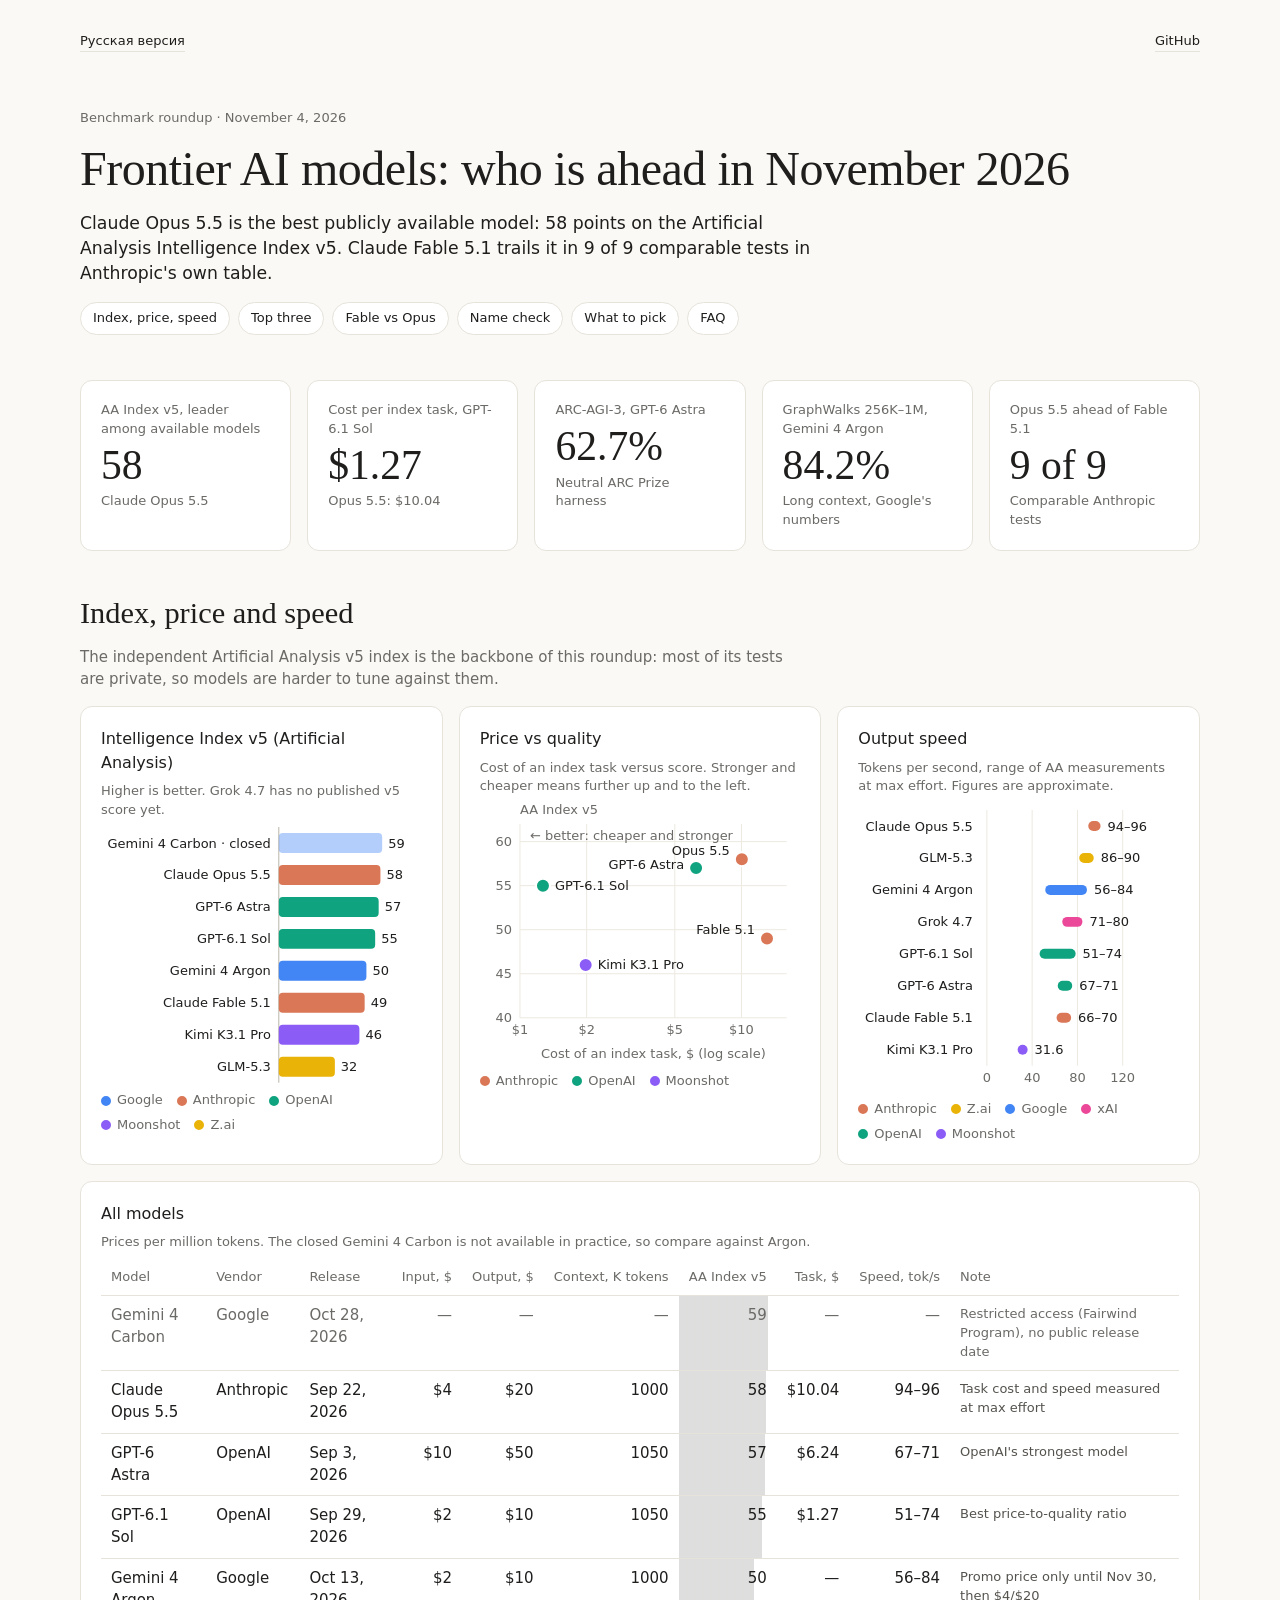
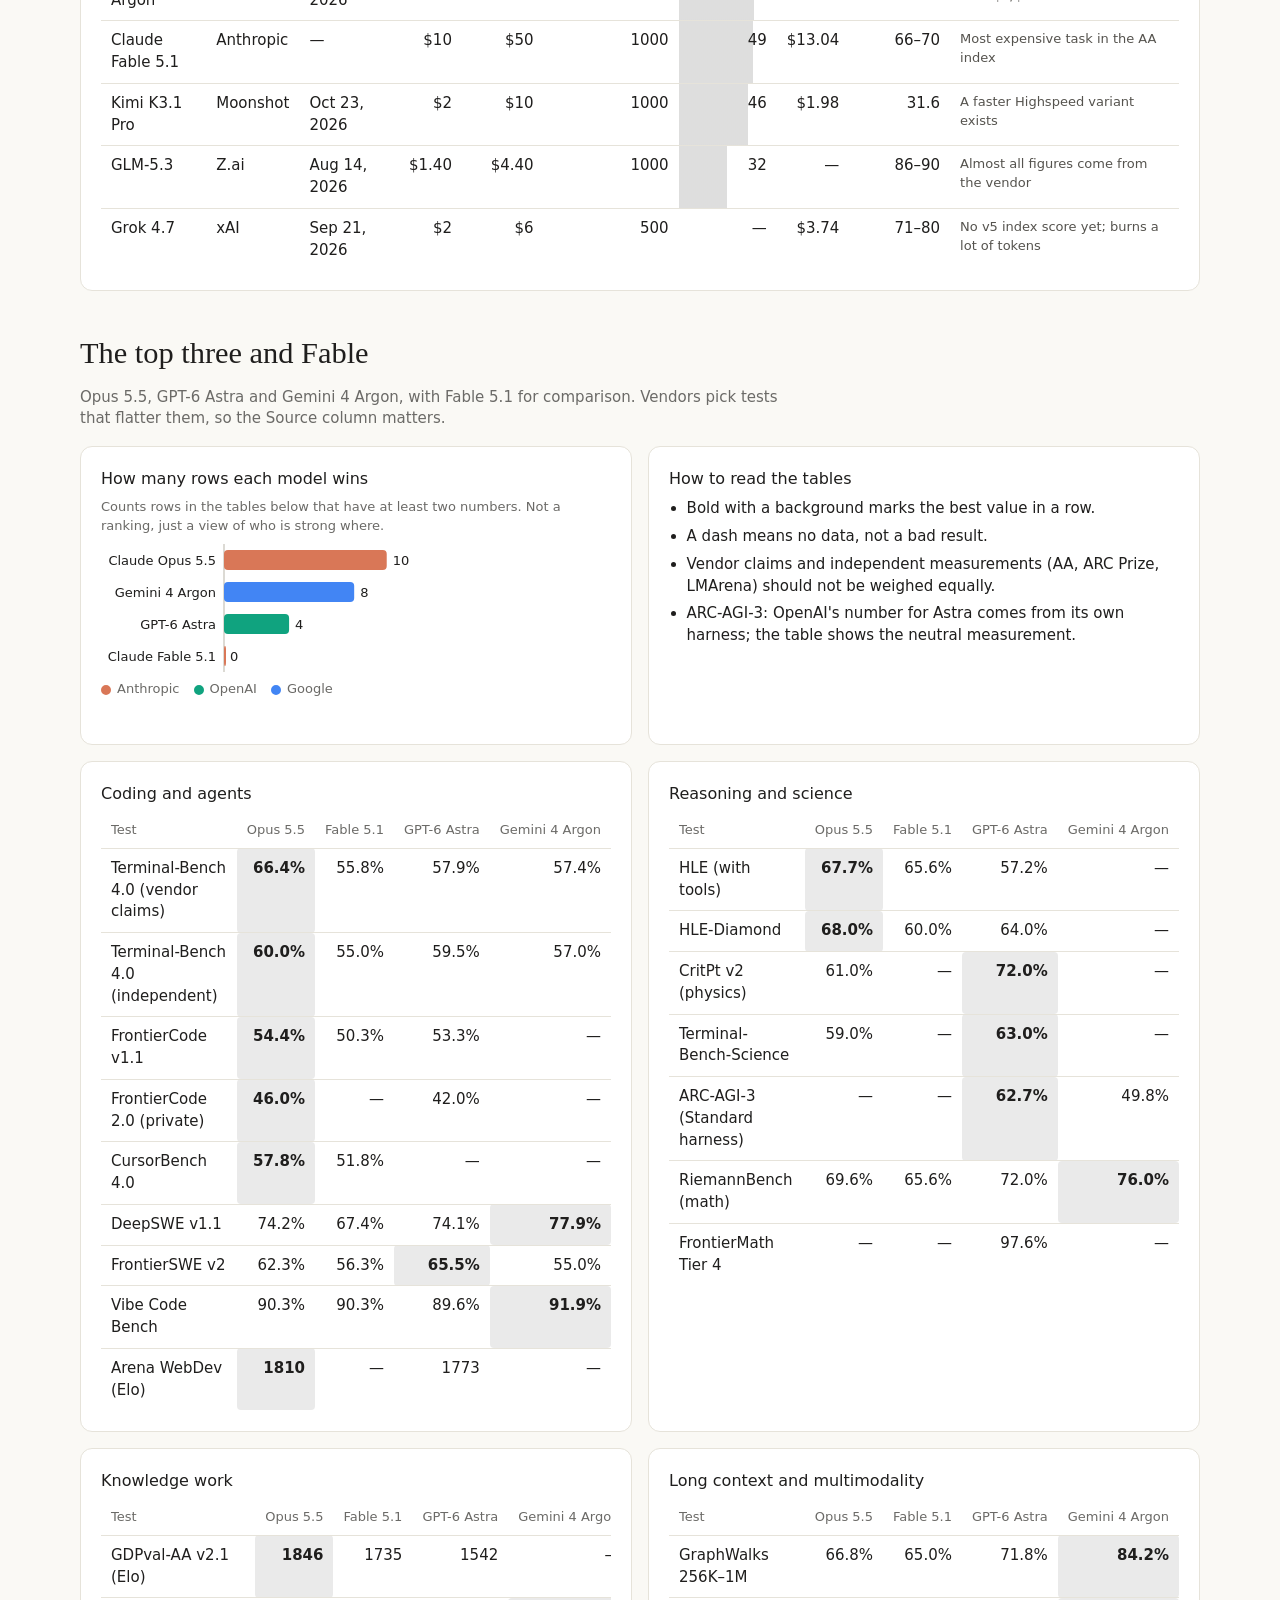
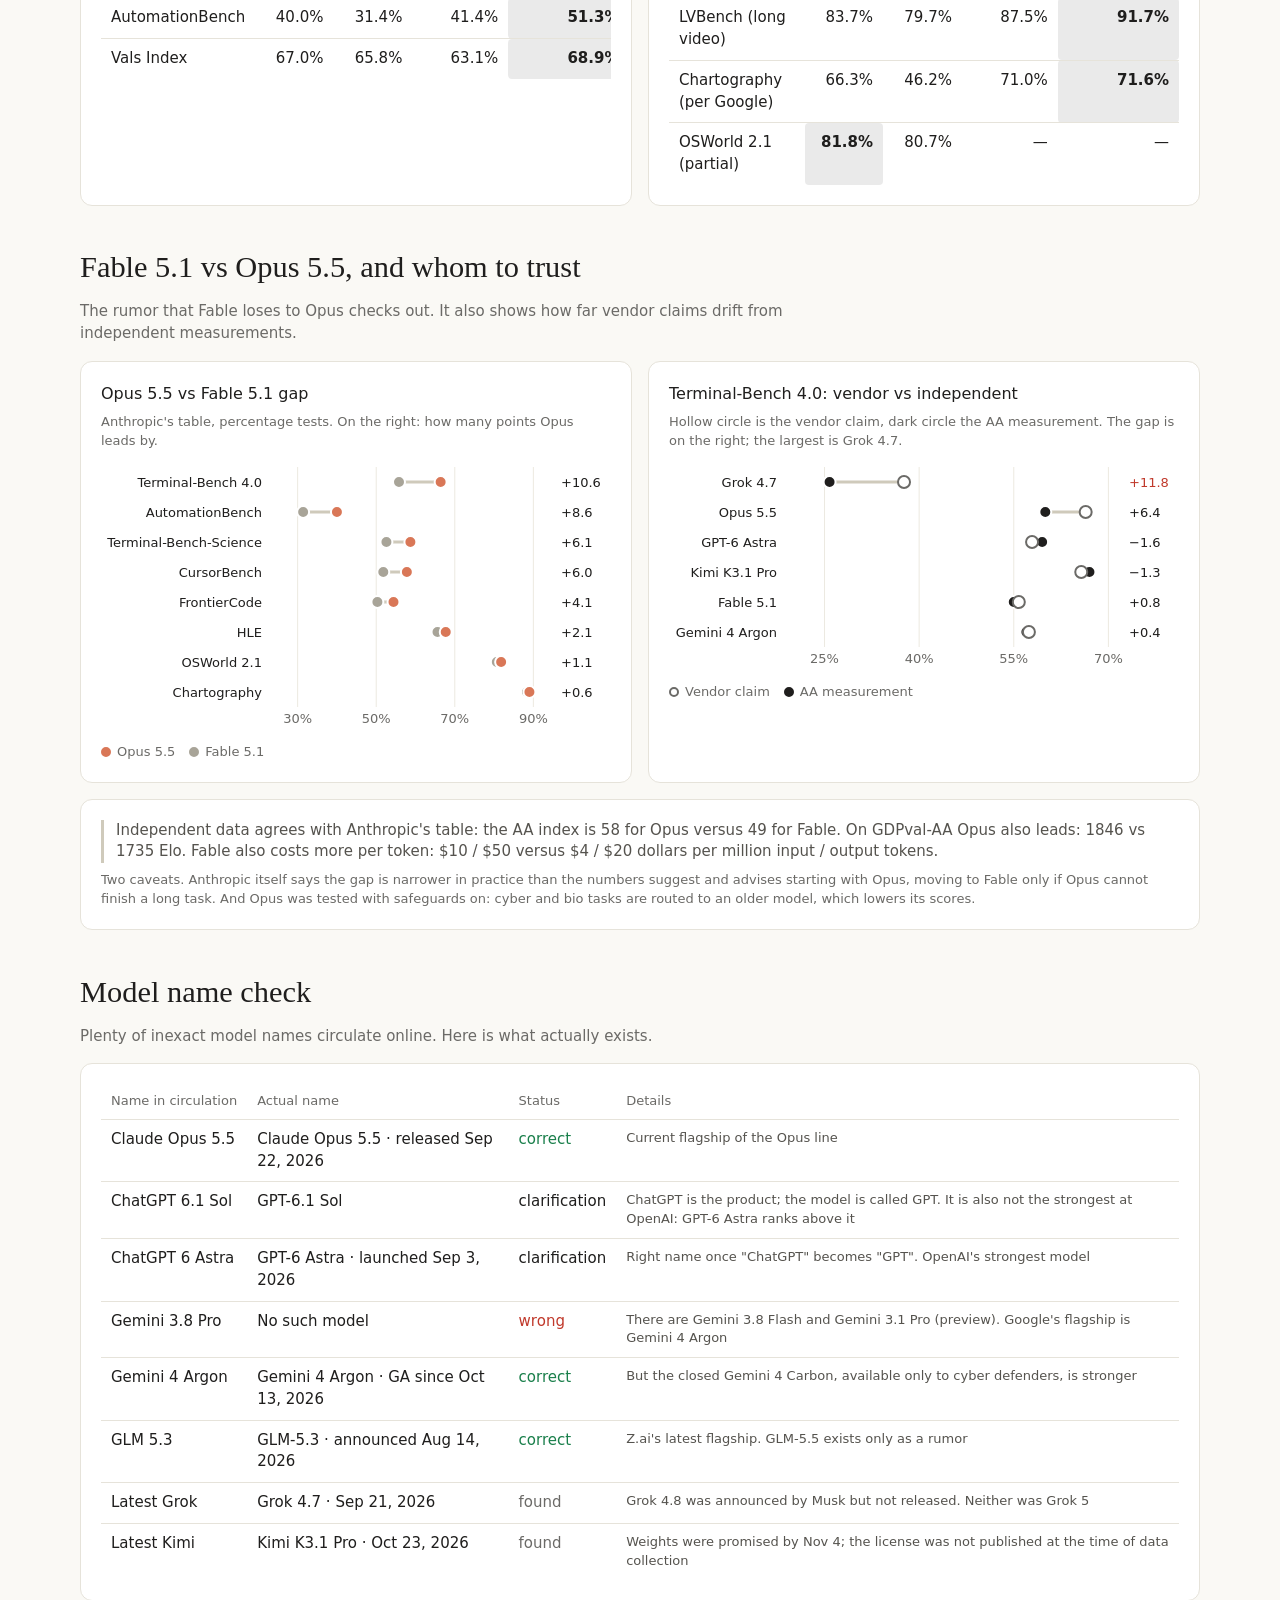
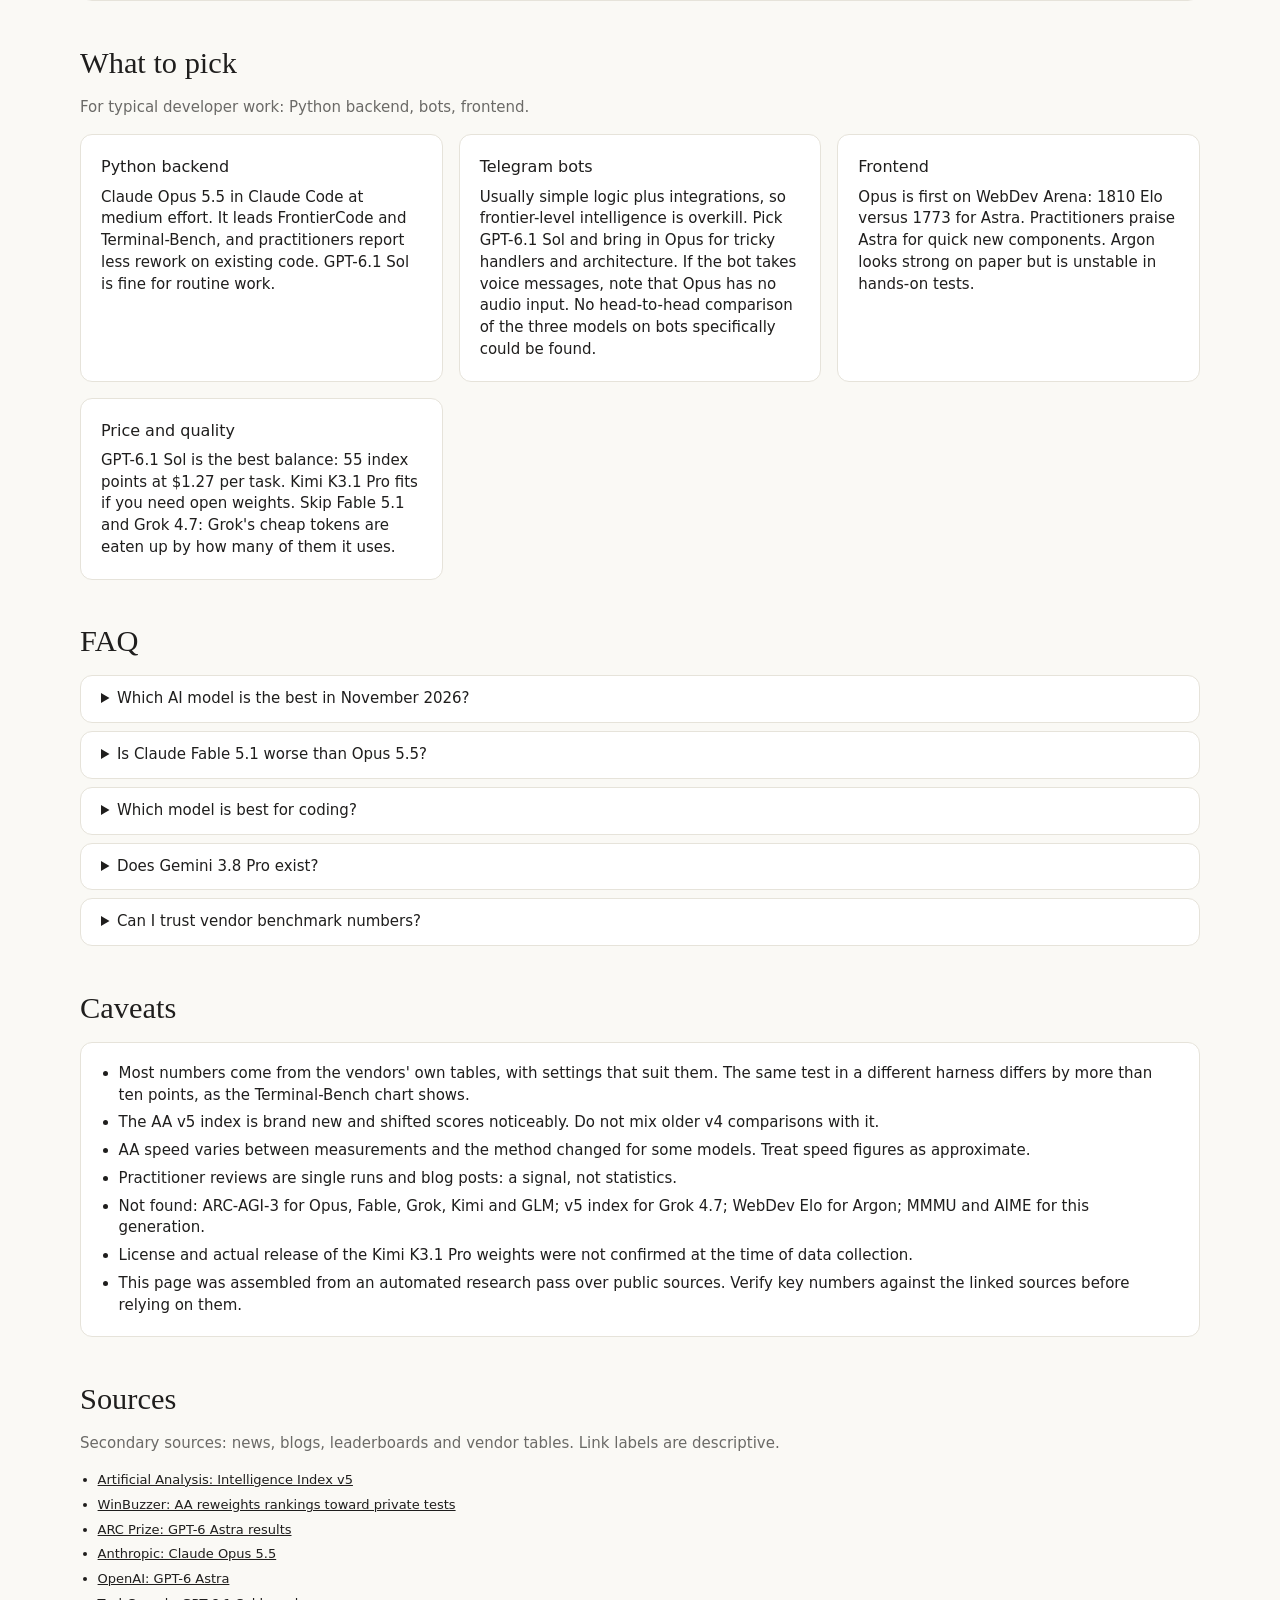
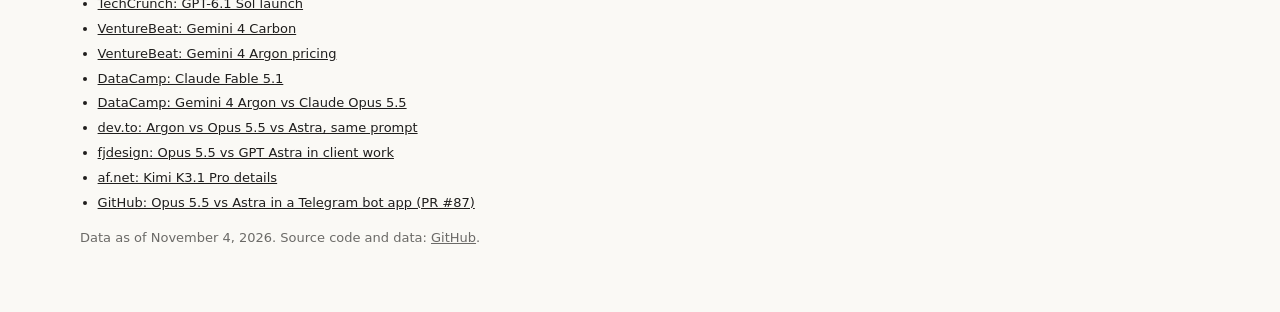
<file: index.html>
<!doctype html>
<html lang="en">
<head>
<meta charset="utf-8">
<meta name="viewport" content="width=device-width, initial-scale=1">
<title>AI Model Benchmarks, Nov 2026: Opus 5.5 vs GPT-6 vs Gemini 4 vs Grok, Kimi, GLM</title>
<meta name="description" content="Benchmark roundup of Claude Opus 5.5, GPT-6 Astra, GPT-6.1 Sol, Gemini 4 Argon, Grok 4.7, Kimi K3.1 Pro and GLM-5.3: index, price, speed, coding.">
<meta name="keywords" content="AI model benchmarks 2026, LLM comparison, Claude Opus 5.5, GPT-6 Astra, GPT-6.1 Sol, Gemini 4 Argon, Gemini 4 Carbon, Grok 4.7, Kimi K3.1 Pro, GLM-5.3, Claude Fable 5.1, best AI for coding, Artificial Analysis Intelligence Index, Terminal-Bench, ARC-AGI-3, LLM API pricing">
<meta name="author" content="Folzy">
<meta name="robots" content="index, follow, max-image-preview:large">
<link rel="canonical" href="https://folzy.is-a.dev/llm-bench-2026-11/">
<link rel="alternate" hreflang="en" href="https://folzy.is-a.dev/llm-bench-2026-11/">
<link rel="alternate" hreflang="ru" href="https://folzy.is-a.dev/llm-bench-2026-11/ru/">
<link rel="alternate" hreflang="x-default" href="https://folzy.is-a.dev/llm-bench-2026-11/">
<meta property="og:type" content="article">
<meta property="og:site_name" content="LLM Bench 2026-11">
<meta property="og:title" content="AI Model Benchmarks, Nov 2026: Opus 5.5 vs GPT-6 vs Gemini 4 vs Grok, Kimi, GLM">
<meta property="og:description" content="Benchmark roundup of Claude Opus 5.5, GPT-6 Astra, GPT-6.1 Sol, Gemini 4 Argon, Grok 4.7, Kimi K3.1 Pro and GLM-5.3: index, price, speed, coding.">
<meta property="og:url" content="https://folzy.is-a.dev/llm-bench-2026-11/">
<meta property="og:locale" content="en_US">
<meta property="og:locale:alternate" content="ru_RU">
<meta property="article:published_time" content="2026-11-04">
<meta name="twitter:card" content="summary">
<meta name="twitter:title" content="AI Model Benchmarks, Nov 2026: Opus 5.5 vs GPT-6 vs Gemini 4 vs Grok, Kimi, GLM">
<meta name="twitter:description" content="Benchmark roundup of Claude Opus 5.5, GPT-6 Astra, GPT-6.1 Sol, Gemini 4 Argon, Grok 4.7, Kimi K3.1 Pro and GLM-5.3: index, price, speed, coding.">
<meta name="color-scheme" content="light dark">
<link rel="icon" href="data:image/svg+xml,%3Csvg xmlns='http://www.w3.org/2000/svg' viewBox='0 0 32 32'%3E%3Crect width='32' height='32' rx='7' fill='%231f1e1d'/%3E%3Crect x='6' y='17' width='5' height='9' rx='1.5' fill='%23d97757'/%3E%3Crect x='13.5' y='10' width='5' height='16' rx='1.5' fill='%2310a37f'/%3E%3Crect x='21' y='5' width='5' height='21' rx='1.5' fill='%234285f4'/%3E%3C/svg%3E">
<link rel="stylesheet" href="assets/style.css">
<script type="application/ld+json">{"@context": "https://schema.org", "@type": "Article", "headline": "Frontier AI models in November 2026: benchmark roundup", "description": "Benchmark roundup of Claude Opus 5.5, GPT-6 Astra, GPT-6.1 Sol, Gemini 4 Argon, Grok 4.7, Kimi K3.1 Pro and GLM-5.3: index, price, speed, coding.", "inLanguage": "en", "datePublished": "2026-11-04", "dateModified": "2026-11-04", "mainEntityOfPage": "https://folzy.is-a.dev/llm-bench-2026-11/", "url": "https://folzy.is-a.dev/llm-bench-2026-11/", "author": {"@type": "Person", "name": "Folzy", "url": "https://github.com/folzy1092"}, "keywords": "AI model benchmarks 2026, LLM comparison, Claude Opus 5.5, GPT-6 Astra, GPT-6.1 Sol, Gemini 4 Argon, Gemini 4 Carbon, Grok 4.7, Kimi K3.1 Pro, GLM-5.3, Claude Fable 5.1, best AI for coding, Artificial Analysis Intelligence Index, Terminal-Bench, ARC-AGI-3, LLM API pricing", "about": "Comparison of Claude Opus 5.5, GPT-6 Astra, GPT-6.1 Sol, Gemini 4 Argon, Grok 4.7, Kimi K3.1 Pro and GLM-5.3"}</script>
<script type="application/ld+json">{"@context": "https://schema.org", "@type": "FAQPage", "inLanguage": "en", "mainEntity": [{"@type": "Question", "name": "Which AI model is the best in November 2026?", "acceptedAnswer": {"@type": "Answer", "text": "Among publicly available models, Claude Opus 5.5 leads the independent Artificial Analysis Intelligence Index v5 with 58 points, just ahead of GPT-6 Astra (57) and GPT-6.1 Sol (55). Gemini 4 Carbon scores 59, but only cyber defenders can access it."}}, {"@type": "Question", "name": "Is Claude Fable 5.1 worse than Opus 5.5?", "acceptedAnswer": {"@type": "Answer", "text": "In Anthropic's own table Opus 5.5 is ahead in all 9 comparable tests, and the independent index agrees (58 vs 49). Fable also costs more per token: $10 / $50 versus $4 / $20 dollars per million input / output tokens. Anthropic itself says the gap is narrower in practice."}}, {"@type": "Question", "name": "Which model is best for coding?", "acceptedAnswer": {"@type": "Answer", "text": "Claude Opus 5.5 leads on agentic coding and frontend (Terminal-Bench, FrontierCode, Arena WebDev). GPT-6.1 Sol offers the best price-to-quality ratio: 55 index points at $1.27 per index task versus $10.04 for Opus. Gemini 4 Argon is strong at long-context work."}}, {"@type": "Question", "name": "Does Gemini 3.8 Pro exist?", "acceptedAnswer": {"@type": "Answer", "text": "No. There are Gemini 3.8 Flash and Gemini 3.1 Pro (preview). Google's current flagship is Gemini 4 Argon; the stronger Gemini 4 Carbon is closed to the public."}}, {"@type": "Question", "name": "Can I trust vendor benchmark numbers?", "acceptedAnswer": {"@type": "Answer", "text": "Treat them with care. The same test can differ by more than ten points between vendor and independent runs: for Grok 4.7 on Terminal-Bench 4.0, xAI reports 37.6% while Artificial Analysis measured 25.8%."}}]}</script>
</head>
<body>
<div class="bm">

<nav class="top" aria-label="Language and repository">
<a href="https://folzy.is-a.dev/llm-bench-2026-11/ru/" hreflang="ru" lang="ru">Русская версия</a>
<a href="https://github.com/folzy1092/llm-bench-2026-11" rel="noopener">GitHub</a>
</nav>

<header class="hero" id="top">
<p class="eyebrow">Benchmark roundup · November 4, 2026</p>
<h1>Frontier AI models: who is ahead in November 2026</h1>
<p class="lede">Claude Opus 5.5 is the best publicly available model: <span class="n" data-draw="val" data-source="models" data-field="aa_index" data-where="id=opus" data-fmt="int">58</span> points on the Artificial Analysis Intelligence Index v5. Claude Fable 5.1 trails it in <span class="n" data-draw="val" data-source="fvo_summary" data-field="ahead" data-row="0" data-fmt="int">9</span> of <span class="n" data-draw="val" data-source="fvo_summary" data-field="total" data-row="0" data-fmt="int">9</span> comparable tests in Anthropic&#x27;s own table.</p>
<nav class="chips" aria-label="Sections"><button type="button" class="chip" data-go="sec-index">Index, price, speed</button><button type="button" class="chip" data-go="sec-trio">Top three</button><button type="button" class="chip" data-go="sec-fable">Fable vs Opus</button><button type="button" class="chip" data-go="sec-names">Name check</button><button type="button" class="chip" data-go="sec-pick">What to pick</button><button type="button" class="chip" data-go="sec-faq">FAQ</button></nav>
</header>

<div class="tiles">
<div class="tile"><p class="tl">AA Index v5, leader among available models</p><p class="tv"><span data-draw="val" data-source="models" data-field="aa_index" data-where="id=opus" data-fmt="int">58</span></p><p class="tn">Claude Opus 5.5</p></div>
<div class="tile"><p class="tl">Cost per index task, GPT-6.1 Sol</p><p class="tv"><span data-draw="val" data-source="models" data-field="task_cost" data-where="id=sol" data-fmt="usd2">$1.27</span></p><p class="tn">Opus 5.5: <span class="n" data-draw="val" data-source="models" data-field="task_cost" data-where="id=opus" data-fmt="usd2">$10.04</span></p></div>
<div class="tile"><p class="tl">ARC-AGI-3, GPT-6 Astra</p><p class="tv"><span data-draw="val" data-source="bench" data-field="astra" data-where="id=arc3" data-fmt="pct1">62.7%</span></p><p class="tn">Neutral ARC Prize harness</p></div>
<div class="tile"><p class="tl">GraphWalks 256K–1M, Gemini 4 Argon</p><p class="tv"><span data-draw="val" data-source="bench" data-field="argon" data-where="id=graph" data-fmt="pct1">84.2%</span></p><p class="tn">Long context, Google&#x27;s numbers</p></div>
<div class="tile"><p class="tl">Opus 5.5 ahead of Fable 5.1</p><p class="tv"><span data-draw="val" data-source="fvo_summary" data-field="ahead" data-row="0" data-fmt="int">9</span> of <span data-draw="val" data-source="fvo_summary" data-field="total" data-row="0" data-fmt="int">9</span></p><p class="tn">Comparable Anthropic tests</p></div>
</div>

<section class="sec" id="sec-index">
<h2>Index, price and speed</h2>
<p class="sub">The independent Artificial Analysis v5 index is the backbone of this roundup: most of its tests are private, so models are harder to tune against them.</p>
<div class="grid3">
<div class="card" id="c-index"><h3>Intelligence Index v5 (Artificial Analysis)</h3><p class="note">Higher is better. Grok 4.7 has no published v5 score yet.</p><div class="chart" data-draw="indexChart" data-source="models"></div></div>
<div class="card" id="c-value"><h3>Price vs quality</h3><p class="note">Cost of an index task versus score. Stronger and cheaper means further up and to the left.</p><div class="chart" data-draw="valueChart" data-source="models"></div></div>
<div class="card" id="c-speed"><h3>Output speed</h3><p class="note">Tokens per second, range of AA measurements at max effort. Figures are approximate.</p><div class="chart" data-draw="speedChart" data-source="models"></div></div>
</div>
<noscript><p>Charts need JavaScript. All numbers are also in the tables.</p></noscript>
<div class="card" id="c-models"><h3>All models</h3><p class="note">Prices per million tokens. The closed Gemini 4 Carbon is not available in practice, so compare against Argon.</p>
<div class="tbl-wrap"><table class="gt" data-source="models" data-row-key="id"><thead><tr><th data-field="model" data-fmt="text">Model</th><th data-field="vendor" data-fmt="text" class="hide-sm">Vendor</th><th data-field="release" data-fmt="text" class="hide-sm">Release</th><th data-field="price_in" data-fmt="usd" class="num">Input, $</th><th data-field="price_out" data-fmt="usd" class="num">Output, $</th><th data-field="context_k" data-fmt="text" class="num hide-sm">Context, K tokens</th><th data-field="aa_index" data-fmt="idx" class="num">AA Index v5</th><th data-field="task_cost" data-fmt="usd2" class="num">Task, $</th><th data-field="speed_lo" data-fmt="range" data-hi="speed_hi" class="num hide-sm">Speed, tok/s</th><th data-field="note" data-fmt="text" class="hide-sm">Note</th></tr></thead><tbody data-draw="modelsBody"><tr data-key="carbon" class="dim"><td>Gemini 4 Carbon</td><td class="hide-sm">Google</td><td class="hide-sm">Oct 28, 2026</td><td class="num">—</td><td class="num">—</td><td class="num hide-sm">—</td><td class="num bar" style="--w:90.77%">59</td><td class="num">—</td><td class="num hide-sm">—</td><td class="hide-sm sm">Restricted access (Fairwind Program), no public release date</td></tr><tr data-key="opus"><td>Claude Opus 5.5</td><td class="hide-sm">Anthropic</td><td class="hide-sm">Sep 22, 2026</td><td class="num">$4</td><td class="num">$20</td><td class="num hide-sm">1000</td><td class="num bar" style="--w:89.23%">58</td><td class="num">$10.04</td><td class="num hide-sm">94–96</td><td class="hide-sm sm">Task cost and speed measured at max effort</td></tr><tr data-key="astra"><td>GPT-6 Astra</td><td class="hide-sm">OpenAI</td><td class="hide-sm">Sep 3, 2026</td><td class="num">$10</td><td class="num">$50</td><td class="num hide-sm">1050</td><td class="num bar" style="--w:87.69%">57</td><td class="num">$6.24</td><td class="num hide-sm">67–71</td><td class="hide-sm sm">OpenAI&#x27;s strongest model</td></tr><tr data-key="sol"><td>GPT-6.1 Sol</td><td class="hide-sm">OpenAI</td><td class="hide-sm">Sep 29, 2026</td><td class="num">$2</td><td class="num">$10</td><td class="num hide-sm">1050</td><td class="num bar" style="--w:84.62%">55</td><td class="num">$1.27</td><td class="num hide-sm">51–74</td><td class="hide-sm sm">Best price-to-quality ratio</td></tr><tr data-key="argon"><td>Gemini 4 Argon</td><td class="hide-sm">Google</td><td class="hide-sm">Oct 13, 2026</td><td class="num">$2</td><td class="num">$10</td><td class="num hide-sm">1000</td><td class="num bar" style="--w:76.92%">50</td><td class="num">—</td><td class="num hide-sm">56–84</td><td class="hide-sm sm">Promo price only until Nov 30, then $4/$20</td></tr><tr data-key="fable"><td>Claude Fable 5.1</td><td class="hide-sm">Anthropic</td><td class="hide-sm">—</td><td class="num">$10</td><td class="num">$50</td><td class="num hide-sm">1000</td><td class="num bar" style="--w:75.38%">49</td><td class="num">$13.04</td><td class="num hide-sm">66–70</td><td class="hide-sm sm">Most expensive task in the AA index</td></tr><tr data-key="kimi"><td>Kimi K3.1 Pro</td><td class="hide-sm">Moonshot</td><td class="hide-sm">Oct 23, 2026</td><td class="num">$2</td><td class="num">$10</td><td class="num hide-sm">1000</td><td class="num bar" style="--w:70.77%">46</td><td class="num">$1.98</td><td class="num hide-sm">31.6</td><td class="hide-sm sm">A faster Highspeed variant exists</td></tr><tr data-key="glm"><td>GLM-5.3</td><td class="hide-sm">Z.ai</td><td class="hide-sm">Aug 14, 2026</td><td class="num">$1.40</td><td class="num">$4.40</td><td class="num hide-sm">1000</td><td class="num bar" style="--w:49.23%">32</td><td class="num">—</td><td class="num hide-sm">86–90</td><td class="hide-sm sm">Almost all figures come from the vendor</td></tr><tr data-key="grok"><td>Grok 4.7</td><td class="hide-sm">xAI</td><td class="hide-sm">Sep 21, 2026</td><td class="num">$2</td><td class="num">$6</td><td class="num hide-sm">500</td><td class="num">—</td><td class="num">$3.74</td><td class="num hide-sm">71–80</td><td class="hide-sm sm">No v5 index score yet; burns a lot of tokens</td></tr></tbody></table></div>
</div>
</section>

<section class="sec" id="sec-trio">
<h2>The top three and Fable</h2>
<p class="sub">Opus 5.5, GPT-6 Astra and Gemini 4 Argon, with Fable 5.1 for comparison. Vendors pick tests that flatter them, so the Source column matters.</p>
<div class="grid2">
<div class="card" id="c-wins"><h3>How many rows each model wins</h3><p class="note">Counts rows in the tables below that have at least two numbers. Not a ranking, just a view of who is strong where.</p><div class="chart" data-draw="winsChart" data-source="wins"></div></div>
<div class="card"><h3>How to read the tables</h3><ul><li>Bold with a background marks the best value in a row.</li><li>A dash means no data, not a bad result.</li><li>Vendor claims and independent measurements (AA, ARC Prize, LMArena) should not be weighed equally.</li><li>ARC-AGI-3: OpenAI&#x27;s number for Astra comes from its own harness; the table shows the neutral measurement.</li></ul></div>
</div>
<div class="grid2">
<div class="card"><h3>Coding and agents</h3><div class="tbl-wrap"><table class="gt" data-source="bench" data-row-key="id"><thead><tr><th data-field="benchmark" data-fmt="text">Test</th><th data-field="source" data-fmt="text" class="hide-sm">Source</th><th data-field="opus" data-fmt="val" class="num">Opus 5.5</th><th data-field="fable" data-fmt="val" class="num">Fable 5.1</th><th data-field="astra" data-fmt="val" class="num">GPT-6 Astra</th><th data-field="argon" data-fmt="val" class="num">Gemini 4 Argon</th></tr></thead><tbody data-draw="benchBody" data-group="code"><tr data-key="tb4v"><td>Terminal-Bench 4.0 (vendor claims)</td><td class="hide-sm">Vendors</td><td class="num best">66.4%</td><td class="num">55.8%</td><td class="num">57.9%</td><td class="num">57.4%</td></tr><tr data-key="tb4aa"><td>Terminal-Bench 4.0 (independent)</td><td class="hide-sm">AA</td><td class="num best">60.0%</td><td class="num">55.0%</td><td class="num">59.5%</td><td class="num">57.0%</td></tr><tr data-key="fc11"><td>FrontierCode v1.1</td><td class="hide-sm">Anthropic</td><td class="num best">54.4%</td><td class="num">50.3%</td><td class="num">53.3%</td><td class="num">—</td></tr><tr data-key="fc2"><td>FrontierCode 2.0 (private)</td><td class="hide-sm">AA</td><td class="num best">46.0%</td><td class="num">—</td><td class="num">42.0%</td><td class="num">—</td></tr><tr data-key="cursor"><td>CursorBench 4.0</td><td class="hide-sm">Anthropic</td><td class="num best">57.8%</td><td class="num">51.8%</td><td class="num">—</td><td class="num">—</td></tr><tr data-key="deepswe"><td>DeepSWE v1.1</td><td class="hide-sm">Google</td><td class="num">74.2%</td><td class="num">67.4%</td><td class="num">74.1%</td><td class="num best">77.9%</td></tr><tr data-key="fswe2"><td>FrontierSWE v2</td><td class="hide-sm">Google</td><td class="num">62.3%</td><td class="num">56.3%</td><td class="num best">65.5%</td><td class="num">55.0%</td></tr><tr data-key="vibe"><td>Vibe Code Bench</td><td class="hide-sm">Google</td><td class="num">90.3%</td><td class="num">90.3%</td><td class="num">89.6%</td><td class="num best">91.9%</td></tr><tr data-key="arena"><td>Arena WebDev (Elo)</td><td class="hide-sm">LMArena</td><td class="num best">1810</td><td class="num">—</td><td class="num">1773</td><td class="num">—</td></tr></tbody></table></div></div><div class="card"><h3>Reasoning and science</h3><div class="tbl-wrap"><table class="gt" data-source="bench" data-row-key="id"><thead><tr><th data-field="benchmark" data-fmt="text">Test</th><th data-field="source" data-fmt="text" class="hide-sm">Source</th><th data-field="opus" data-fmt="val" class="num">Opus 5.5</th><th data-field="fable" data-fmt="val" class="num">Fable 5.1</th><th data-field="astra" data-fmt="val" class="num">GPT-6 Astra</th><th data-field="argon" data-fmt="val" class="num">Gemini 4 Argon</th></tr></thead><tbody data-draw="benchBody" data-group="reason"><tr data-key="hle"><td>HLE (with tools)</td><td class="hide-sm">Anthropic</td><td class="num best">67.7%</td><td class="num">65.6%</td><td class="num">57.2%</td><td class="num">—</td></tr><tr data-key="hled"><td>HLE-Diamond</td><td class="hide-sm">AA</td><td class="num best">68.0%</td><td class="num">60.0%</td><td class="num">64.0%</td><td class="num">—</td></tr><tr data-key="critpt"><td>CritPt v2 (physics)</td><td class="hide-sm">AA</td><td class="num">61.0%</td><td class="num">—</td><td class="num best">72.0%</td><td class="num">—</td></tr><tr data-key="tbsci"><td>Terminal-Bench-Science</td><td class="hide-sm">AA</td><td class="num">59.0%</td><td class="num">—</td><td class="num best">63.0%</td><td class="num">—</td></tr><tr data-key="arc3"><td>ARC-AGI-3 (Standard harness)</td><td class="hide-sm">ARC Prize</td><td class="num">—</td><td class="num">—</td><td class="num best">62.7%</td><td class="num">49.8%</td></tr><tr data-key="riemann"><td>RiemannBench (math)</td><td class="hide-sm">Google</td><td class="num">69.6%</td><td class="num">65.6%</td><td class="num">72.0%</td><td class="num best">76.0%</td></tr><tr data-key="fmath"><td>FrontierMath Tier 4</td><td class="hide-sm">OpenAI</td><td class="num">—</td><td class="num">—</td><td class="num">97.6%</td><td class="num">—</td></tr></tbody></table></div></div><div class="card"><h3>Knowledge work</h3><div class="tbl-wrap"><table class="gt" data-source="bench" data-row-key="id"><thead><tr><th data-field="benchmark" data-fmt="text">Test</th><th data-field="source" data-fmt="text" class="hide-sm">Source</th><th data-field="opus" data-fmt="val" class="num">Opus 5.5</th><th data-field="fable" data-fmt="val" class="num">Fable 5.1</th><th data-field="astra" data-fmt="val" class="num">GPT-6 Astra</th><th data-field="argon" data-fmt="val" class="num">Gemini 4 Argon</th></tr></thead><tbody data-draw="benchBody" data-group="work"><tr data-key="gdpval"><td>GDPval-AA v2.1 (Elo)</td><td class="hide-sm">Anthropic</td><td class="num best">1846</td><td class="num">1735</td><td class="num">1542</td><td class="num">—</td></tr><tr data-key="auto"><td>AutomationBench</td><td class="hide-sm">Anthropic / Google</td><td class="num">40.0%</td><td class="num">31.4%</td><td class="num">41.4%</td><td class="num best">51.3%</td></tr><tr data-key="vals"><td>Vals Index</td><td class="hide-sm">Google</td><td class="num">67.0%</td><td class="num">65.8%</td><td class="num">63.1%</td><td class="num best">68.9%</td></tr></tbody></table></div></div><div class="card"><h3>Long context and multimodality</h3><div class="tbl-wrap"><table class="gt" data-source="bench" data-row-key="id"><thead><tr><th data-field="benchmark" data-fmt="text">Test</th><th data-field="source" data-fmt="text" class="hide-sm">Source</th><th data-field="opus" data-fmt="val" class="num">Opus 5.5</th><th data-field="fable" data-fmt="val" class="num">Fable 5.1</th><th data-field="astra" data-fmt="val" class="num">GPT-6 Astra</th><th data-field="argon" data-fmt="val" class="num">Gemini 4 Argon</th></tr></thead><tbody data-draw="benchBody" data-group="context"><tr data-key="graph"><td>GraphWalks 256K–1M</td><td class="hide-sm">Google</td><td class="num">66.8%</td><td class="num">65.0%</td><td class="num">71.8%</td><td class="num best">84.2%</td></tr><tr data-key="lvbench"><td>LVBench (long video)</td><td class="hide-sm">Google</td><td class="num">83.7%</td><td class="num">79.7%</td><td class="num">87.5%</td><td class="num best">91.7%</td></tr><tr data-key="chart"><td>Chartography (per Google)</td><td class="hide-sm">Google</td><td class="num">66.3%</td><td class="num">46.2%</td><td class="num">71.0%</td><td class="num best">71.6%</td></tr><tr data-key="osworld"><td>OSWorld 2.1 (partial)</td><td class="hide-sm">Anthropic</td><td class="num best">81.8%</td><td class="num">80.7%</td><td class="num">—</td><td class="num">—</td></tr></tbody></table></div></div>
</div>
</section>

<section class="sec" id="sec-fable">
<h2>Fable 5.1 vs Opus 5.5, and whom to trust</h2>
<p class="sub">The rumor that Fable loses to Opus checks out. It also shows how far vendor claims drift from independent measurements.</p>
<div class="grid2">
<div class="card" id="c-fvo"><h3>Opus 5.5 vs Fable 5.1 gap</h3><p class="note">Anthropic&#x27;s table, percentage tests. On the right: how many points Opus leads by.</p><div class="chart" data-draw="fvoChart" data-source="fvo_delta"></div></div>
<div class="card" id="c-tb4"><h3>Terminal-Bench 4.0: vendor vs independent</h3><p class="note">Hollow circle is the vendor claim, dark circle the AA measurement. The gap is on the right; the largest is Grok 4.7.</p><div class="chart" data-draw="tb4Chart" data-source="tb4_delta"></div></div>
</div>
<div class="card"><p class="callout">Independent data agrees with Anthropic&#x27;s table: the AA index is <span class="n" data-draw="val" data-source="models" data-field="aa_index" data-where="id=opus" data-fmt="int">58</span> for Opus versus <span class="n" data-draw="val" data-source="models" data-field="aa_index" data-where="id=fable" data-fmt="int">49</span> for Fable. On GDPval-AA Opus also leads: <span class="n" data-draw="val" data-source="fable_vs_opus" data-field="opus" data-where="id=gdpval" data-fmt="elo">1846</span> vs <span class="n" data-draw="val" data-source="fable_vs_opus" data-field="fable" data-where="id=gdpval" data-fmt="elo">1735</span> Elo. Fable also costs more per token: <span class="n" data-draw="val" data-source="models" data-field="price_in" data-where="id=fable" data-fmt="usd">$10</span> / <span class="n" data-draw="val" data-source="models" data-field="price_out" data-where="id=fable" data-fmt="usd">$50</span> versus <span class="n" data-draw="val" data-source="models" data-field="price_in" data-where="id=opus" data-fmt="usd">$4</span> / <span class="n" data-draw="val" data-source="models" data-field="price_out" data-where="id=opus" data-fmt="usd">$20</span> dollars per million input / output tokens.</p><p class="note">Two caveats. Anthropic itself says the gap is narrower in practice than the numbers suggest and advises starting with Opus, moving to Fable only if Opus cannot finish a long task. And Opus was tested with safeguards on: cyber and bio tasks are routed to an older model, which lowers its scores.</p></div>
</section>

<section class="sec" id="sec-names">
<h2>Model name check</h2>
<p class="sub">Plenty of inexact model names circulate online. Here is what actually exists.</p>
<div class="card"><div class="tbl-wrap"><table class="gt" data-source="naming" data-row-key="id"><thead><tr><th data-field="asked" data-fmt="text">Name in circulation</th><th data-field="actual" data-fmt="text">Actual name</th><th data-field="status" data-fmt="status">Status</th><th data-field="detail" data-fmt="text" class="hide-sm">Details</th></tr></thead><tbody data-draw="namingBody"><tr data-key="opus"><td>Claude Opus 5.5</td><td>Claude Opus 5.5 · released Sep 22, 2026</td><td class="st-ok">correct</td><td class="hide-sm sm">Current flagship of the Opus line</td></tr><tr data-key="sol"><td>ChatGPT 6.1 Sol</td><td>GPT-6.1 Sol</td><td class="st-clarify">clarification</td><td class="hide-sm sm">ChatGPT is the product; the model is called GPT. It is also not the strongest at OpenAI: GPT-6 Astra ranks above it</td></tr><tr data-key="astra"><td>ChatGPT 6 Astra</td><td>GPT-6 Astra · launched Sep 3, 2026</td><td class="st-clarify">clarification</td><td class="hide-sm sm">Right name once &quot;ChatGPT&quot; becomes &quot;GPT&quot;. OpenAI&#x27;s strongest model</td></tr><tr data-key="gemini38"><td>Gemini 3.8 Pro</td><td>No such model</td><td class="st-bad">wrong</td><td class="hide-sm sm">There are Gemini 3.8 Flash and Gemini 3.1 Pro (preview). Google&#x27;s flagship is Gemini 4 Argon</td></tr><tr data-key="argon"><td>Gemini 4 Argon</td><td>Gemini 4 Argon · GA since Oct 13, 2026</td><td class="st-ok">correct</td><td class="hide-sm sm">But the closed Gemini 4 Carbon, available only to cyber defenders, is stronger</td></tr><tr data-key="glm"><td>GLM 5.3</td><td>GLM-5.3 · announced Aug 14, 2026</td><td class="st-ok">correct</td><td class="hide-sm sm">Z.ai&#x27;s latest flagship. GLM-5.5 exists only as a rumor</td></tr><tr data-key="grok"><td>Latest Grok</td><td>Grok 4.7 · Sep 21, 2026</td><td class="st-found">found</td><td class="hide-sm sm">Grok 4.8 was announced by Musk but not released. Neither was Grok 5</td></tr><tr data-key="kimi"><td>Latest Kimi</td><td>Kimi K3.1 Pro · Oct 23, 2026</td><td class="st-found">found</td><td class="hide-sm sm">Weights were promised by Nov 4; the license was not published at the time of data collection</td></tr></tbody></table></div></div>
</section>

<section class="sec" id="sec-pick">
<h2>What to pick</h2>
<p class="sub">For typical developer work: Python backend, bots, frontend.</p>
<div class="picks">
<div class="card"><h3>Python backend</h3><p>Claude Opus 5.5 in Claude Code at medium effort. It leads FrontierCode and Terminal-Bench, and practitioners report less rework on existing code. GPT-6.1 Sol is fine for routine work.</p></div>
<div class="card"><h3>Telegram bots</h3><p>Usually simple logic plus integrations, so frontier-level intelligence is overkill. Pick GPT-6.1 Sol and bring in Opus for tricky handlers and architecture. If the bot takes voice messages, note that Opus has no audio input. No head-to-head comparison of the three models on bots specifically could be found.</p></div>
<div class="card"><h3>Frontend</h3><p>Opus is first on WebDev Arena: <span class="n" data-draw="val" data-source="bench" data-field="opus" data-where="id=arena" data-fmt="elo">1810</span> Elo versus <span class="n" data-draw="val" data-source="bench" data-field="astra" data-where="id=arena" data-fmt="elo">1773</span> for Astra. Practitioners praise Astra for quick new components. Argon looks strong on paper but is unstable in hands-on tests.</p></div>
<div class="card"><h3>Price and quality</h3><p>GPT-6.1 Sol is the best balance: <span class="n" data-draw="val" data-source="models" data-field="aa_index" data-where="id=sol" data-fmt="int">55</span> index points at <span class="n" data-draw="val" data-source="models" data-field="task_cost" data-where="id=sol" data-fmt="usd2">$1.27</span> per task. Kimi K3.1 Pro fits if you need open weights. Skip Fable 5.1 and Grok 4.7: Grok&#x27;s cheap tokens are eaten up by how many of them it uses.</p></div>
</div>
</section>

<section class="sec" id="sec-faq">
<h2>FAQ</h2>
<div class="faq"><details><summary>Which AI model is the best in November 2026?</summary><p>Among publicly available models, Claude Opus 5.5 leads the independent Artificial Analysis Intelligence Index v5 with 58 points, just ahead of GPT-6 Astra (57) and GPT-6.1 Sol (55). Gemini 4 Carbon scores 59, but only cyber defenders can access it.</p></details><details><summary>Is Claude Fable 5.1 worse than Opus 5.5?</summary><p>In Anthropic&#x27;s own table Opus 5.5 is ahead in all 9 comparable tests, and the independent index agrees (58 vs 49). Fable also costs more per token: $10 / $50 versus $4 / $20 dollars per million input / output tokens. Anthropic itself says the gap is narrower in practice.</p></details><details><summary>Which model is best for coding?</summary><p>Claude Opus 5.5 leads on agentic coding and frontend (Terminal-Bench, FrontierCode, Arena WebDev). GPT-6.1 Sol offers the best price-to-quality ratio: 55 index points at $1.27 per index task versus $10.04 for Opus. Gemini 4 Argon is strong at long-context work.</p></details><details><summary>Does Gemini 3.8 Pro exist?</summary><p>No. There are Gemini 3.8 Flash and Gemini 3.1 Pro (preview). Google&#x27;s current flagship is Gemini 4 Argon; the stronger Gemini 4 Carbon is closed to the public.</p></details><details><summary>Can I trust vendor benchmark numbers?</summary><p>Treat them with care. The same test can differ by more than ten points between vendor and independent runs: for Grok 4.7 on Terminal-Bench 4.0, xAI reports 37.6% while Artificial Analysis measured 25.8%.</p></details></div>
</section>

<section class="sec" id="sec-caveats">
<h2>Caveats</h2>
<div class="card"><ul><li>Most numbers come from the vendors&#x27; own tables, with settings that suit them. The same test in a different harness differs by more than ten points, as the Terminal-Bench chart shows.</li><li>The AA v5 index is brand new and shifted scores noticeably. Do not mix older v4 comparisons with it.</li><li>AA speed varies between measurements and the method changed for some models. Treat speed figures as approximate.</li><li>Practitioner reviews are single runs and blog posts: a signal, not statistics.</li><li>Not found: ARC-AGI-3 for Opus, Fable, Grok, Kimi and GLM; v5 index for Grok 4.7; WebDev Elo for Argon; MMMU and AIME for this generation.</li><li>License and actual release of the Kimi K3.1 Pro weights were not confirmed at the time of data collection.</li><li>This page was assembled from an automated research pass over public sources. Verify key numbers against the linked sources before relying on them.</li></ul></div>
</section>

<section class="sec" id="sec-sources">
<h2>Sources</h2>
<p class="sub">Secondary sources: news, blogs, leaderboards and vendor tables. Link labels are descriptive.</p>
<ul class="src"><li><a href="https://artificialanalysis.ai/articles/artificial-analysis-intelligence-index-v5" rel="noopener" target="_blank">Artificial Analysis: Intelligence Index v5</a></li><li><a href="https://winbuzzer.com/2026/10/28/artificial-analysis-reweights-ai-rankings-toward-private-tests-xcxwbn/" rel="noopener" target="_blank">WinBuzzer: AA reweights rankings toward private tests</a></li><li><a href="https://arcprize.org/results/openai-gpt-6-astra" rel="noopener" target="_blank">ARC Prize: GPT-6 Astra results</a></li><li><a href="https://www.anthropic.com/claude-opus-5-5" rel="noopener" target="_blank">Anthropic: Claude Opus 5.5</a></li><li><a href="https://openai.com/index/gpt-6-astra-next-generation-work/" rel="noopener" target="_blank">OpenAI: GPT-6 Astra</a></li><li><a href="https://techcrunch.com/2026/09/29/openai-launches-gpt-6-1-sol-says-it-nearly-matches-gpt-6-astra-and-costs-less/" rel="noopener" target="_blank">TechCrunch: GPT-6.1 Sol launch</a></li><li><a href="https://venturebeat.com/technology/google-unveils-gemini-4-carbon-retaking-the-worlds-no-1-spot-on-updated-harder-benchmarks-but-access-is-limited" rel="noopener" target="_blank">VentureBeat: Gemini 4 Carbon</a></li><li><a href="https://venturebeat.com/technology/google-makes-gemini-4-argon-broadly-available-with-limited-time-low-api-pricing-of-2-10-per-1m-token" rel="noopener" target="_blank">VentureBeat: Gemini 4 Argon pricing</a></li><li><a href="https://www.datacamp.com/blog/claude-fable-5-1" rel="noopener" target="_blank">DataCamp: Claude Fable 5.1</a></li><li><a href="https://www.datacamp.com/blog/gemini-4-argon-vs-claude-opus-5-5" rel="noopener" target="_blank">DataCamp: Gemini 4 Argon vs Claude Opus 5.5</a></li><li><a href="https://dev.to/akartit/gemini-4-argon-vs-opus-55-vs-gpt-6-astra-same-prompt-real-bills-1dd9" rel="noopener" target="_blank">dev.to: Argon vs Opus 5.5 vs Astra, same prompt</a></li><li><a href="https://fjdesign.de/en/blog/opus-5-5-vs-gpt-astra-compared-which-ai-model-right-business" rel="noopener" target="_blank">fjdesign: Opus 5.5 vs GPT Astra in client work</a></li><li><a href="https://af.net/realtime/moonshot-ai-details-2-8t-open-weight-model-kimi-k3-1-pro/" rel="noopener" target="_blank">af.net: Kimi K3.1 Pro details</a></li><li><a href="https://github.com/EugeneDraitsev/telegram-bot-app/pull/87" rel="noopener" target="_blank">GitHub: Opus 5.5 vs Astra in a Telegram bot app (PR #87)</a></li></ul>
<p class="foot">Data as of November 4, 2026. Source code and data: <a href="https://github.com/folzy1092/llm-bench-2026-11" rel="noopener">GitHub</a>.</p>
</section>

</div>
<script>window.__L={"notLoaded": "Failed to load", "closedSuffix": " · closed", "vendor": "Vendor", "indexAA": "AA Index v5", "taskCost": "Cost per task", "speedTps": "Speed, tok/s", "leads": "Leads in rows", "of": " of ", "gapPp": "Gap, pp", "claimed": "Vendor claim", "aaMeasure": "AA measurement", "valueX": "Cost of an index task, $ (log scale)", "valueY": "AA Index v5", "better": "← better: cheaper and stronger"};window.__DATA={"models":[{"id":"opus","model":"Claude Opus 5.5","vendor":"Anthropic","release":"Sep 22, 2026","price_in":4,"price_out":20,"context_k":1000,"aa_index":58,"task_cost":10.04,"speed_lo":94,"speed_hi":96,"restricted":false,"note":"Task cost and speed measured at max effort"},{"id":"astra","model":"GPT-6 Astra","vendor":"OpenAI","release":"Sep 3, 2026","price_in":10,"price_out":50,"context_k":1050,"aa_index":57,"task_cost":6.24,"speed_lo":67,"speed_hi":71,"restricted":false,"note":"OpenAI's strongest model"},{"id":"sol","model":"GPT-6.1 Sol","vendor":"OpenAI","release":"Sep 29, 2026","price_in":2,"price_out":10,"context_k":1050,"aa_index":55,"task_cost":1.27,"speed_lo":51,"speed_hi":74,"restricted":false,"note":"Best price-to-quality ratio"},{"id":"argon","model":"Gemini 4 Argon","vendor":"Google","release":"Oct 13, 2026","price_in":2,"price_out":10,"context_k":1000,"aa_index":50,"task_cost":null,"speed_lo":56,"speed_hi":84,"restricted":false,"note":"Promo price only until Nov 30, then $4/$20"},{"id":"fable","model":"Claude Fable 5.1","vendor":"Anthropic","release":null,"price_in":10,"price_out":50,"context_k":1000,"aa_index":49,"task_cost":13.04,"speed_lo":66,"speed_hi":70,"restricted":false,"note":"Most expensive task in the AA index"},{"id":"kimi","model":"Kimi K3.1 Pro","vendor":"Moonshot","release":"Oct 23, 2026","price_in":2,"price_out":10,"context_k":1000,"aa_index":46,"task_cost":1.98,"speed_lo":31.6,"speed_hi":31.6,"restricted":false,"note":"A faster Highspeed variant exists"},{"id":"grok","model":"Grok 4.7","vendor":"xAI","release":"Sep 21, 2026","price_in":2,"price_out":6,"context_k":500,"aa_index":null,"task_cost":3.74,"speed_lo":71,"speed_hi":80,"restricted":false,"note":"No v5 index score yet; burns a lot of tokens"},{"id":"glm","model":"GLM-5.3","vendor":"Z.ai","release":"Aug 14, 2026","price_in":1.4,"price_out":4.4,"context_k":1000,"aa_index":32,"task_cost":null,"speed_lo":86,"speed_hi":90,"restricted":false,"note":"Almost all figures come from the vendor"},{"id":"carbon","model":"Gemini 4 Carbon","vendor":"Google","release":"Oct 28, 2026","price_in":null,"price_out":null,"context_k":null,"aa_index":59,"task_cost":null,"speed_lo":null,"speed_hi":null,"restricted":true,"note":"Restricted access (Fairwind Program), no public release date"}],"bench":[{"id":"tb4v","group":"code","unit":"%","opus":66.4,"fable":55.8,"astra":57.9,"argon":57.4,"benchmark":"Terminal-Bench 4.0 (vendor claims)","source":"Vendors","note":""},{"id":"tb4aa","group":"code","unit":"%","opus":60,"fable":55,"astra":59.5,"argon":57,"benchmark":"Terminal-Bench 4.0 (independent)","source":"AA","note":"Opus ≈60, Astra 59–60 (midpoint shown)"},{"id":"fc11","group":"code","unit":"%","opus":54.4,"fable":50.3,"astra":53.3,"argon":null,"benchmark":"FrontierCode v1.1","source":"Anthropic","note":""},{"id":"fc2","group":"code","unit":"%","opus":46,"fable":null,"astra":42,"argon":null,"benchmark":"FrontierCode 2.0 (private)","source":"AA","note":""},{"id":"cursor","group":"code","unit":"%","opus":57.8,"fable":51.8,"astra":null,"argon":null,"benchmark":"CursorBench 4.0","source":"Anthropic","note":""},{"id":"deepswe","group":"code","unit":"%","opus":74.2,"fable":67.4,"astra":74.1,"argon":77.9,"benchmark":"DeepSWE v1.1","source":"Google","note":""},{"id":"fswe2","group":"code","unit":"%","opus":62.3,"fable":56.3,"astra":65.5,"argon":55.0,"benchmark":"FrontierSWE v2","source":"Google","note":""},{"id":"vibe","group":"code","unit":"%","opus":90.3,"fable":90.3,"astra":89.6,"argon":91.9,"benchmark":"Vibe Code Bench","source":"Google","note":""},{"id":"arena","group":"code","unit":"Elo","opus":1810,"fable":null,"astra":1773,"argon":null,"benchmark":"Arena WebDev (Elo)","source":"LMArena","note":"Fable ranks 6th, exact Elo unavailable"},{"id":"gdpval","group":"work","unit":"Elo","opus":1846,"fable":1735,"astra":1542,"argon":null,"benchmark":"GDPval-AA v2.1 (Elo)","source":"Anthropic","note":""},{"id":"auto","group":"work","unit":"%","opus":40.0,"fable":31.4,"astra":41.4,"argon":51.3,"benchmark":"AutomationBench","source":"Anthropic / Google","note":""},{"id":"vals","group":"work","unit":"%","opus":67.0,"fable":65.8,"astra":63.1,"argon":68.9,"benchmark":"Vals Index","source":"Google","note":""},{"id":"hle","group":"reason","unit":"%","opus":67.7,"fable":65.6,"astra":57.2,"argon":null,"benchmark":"HLE (with tools)","source":"Anthropic","note":""},{"id":"hled","group":"reason","unit":"%","opus":68,"fable":60,"astra":64,"argon":null,"benchmark":"HLE-Diamond","source":"AA","note":""},{"id":"critpt","group":"reason","unit":"%","opus":61,"fable":null,"astra":72,"argon":null,"benchmark":"CritPt v2 (physics)","source":"AA","note":""},{"id":"tbsci","group":"reason","unit":"%","opus":59,"fable":null,"astra":63,"argon":null,"benchmark":"Terminal-Bench-Science","source":"AA","note":""},{"id":"arc3","group":"reason","unit":"%","opus":null,"fable":null,"astra":62.7,"argon":49.8,"benchmark":"ARC-AGI-3 (Standard harness)","source":"ARC Prize","note":"OpenAI's 99.9% comes from its own harness, not the neutral one"},{"id":"riemann","group":"reason","unit":"%","opus":69.6,"fable":65.6,"astra":72.0,"argon":76.0,"benchmark":"RiemannBench (math)","source":"Google","note":""},{"id":"fmath","group":"reason","unit":"%","opus":null,"fable":null,"astra":97.6,"argon":null,"benchmark":"FrontierMath Tier 4","source":"OpenAI","note":"Vendor claim only"},{"id":"graph","group":"context","unit":"%","opus":66.8,"fable":65.0,"astra":71.8,"argon":84.2,"benchmark":"GraphWalks 256K–1M","source":"Google","note":""},{"id":"lvbench","group":"context","unit":"%","opus":83.7,"fable":79.7,"astra":87.5,"argon":91.7,"benchmark":"LVBench (long video)","source":"Google","note":""},{"id":"chart","group":"context","unit":"%","opus":66.3,"fable":46.2,"astra":71.0,"argon":71.6,"benchmark":"Chartography (per Google)","source":"Google","note":"Anthropic's table gives 89.0 and 88.4 for the same test — different methodology"},{"id":"osworld","group":"context","unit":"%","opus":81.8,"fable":80.7,"astra":null,"argon":null,"benchmark":"OSWorld 2.1 (partial)","source":"Anthropic","note":""}],"fable_vs_opus":[{"id":"tb4","benchmark":"Terminal-Bench 4.0","unit":"%","opus":66.4,"fable":55.8},{"id":"auto","benchmark":"AutomationBench","unit":"%","opus":40.0,"fable":31.4},{"id":"gdpval","benchmark":"GDPval-AA (Elo)","unit":"Elo","opus":1846,"fable":1735},{"id":"cursor","benchmark":"CursorBench","unit":"%","opus":57.8,"fable":51.8},{"id":"fc","benchmark":"FrontierCode","unit":"%","opus":54.4,"fable":50.3},{"id":"hle","benchmark":"HLE","unit":"%","opus":67.7,"fable":65.6},{"id":"tbsci","benchmark":"Terminal-Bench-Science","unit":"%","opus":58.7,"fable":52.6},{"id":"osworld","benchmark":"OSWorld 2.1","unit":"%","opus":81.8,"fable":80.7},{"id":"chart","benchmark":"Chartography","unit":"%","opus":89.0,"fable":88.4}],"tb4_gap":[{"id":"opus","model":"Opus 5.5","vendor":"Anthropic","claimed":66.4,"independent":60},{"id":"fable","model":"Fable 5.1","vendor":"Anthropic","claimed":55.8,"independent":55},{"id":"astra","model":"GPT-6 Astra","vendor":"OpenAI","claimed":57.9,"independent":59.5},{"id":"argon","model":"Gemini 4 Argon","vendor":"Google","claimed":57.4,"independent":57},{"id":"grok","model":"Grok 4.7","vendor":"xAI","claimed":37.6,"independent":25.8},{"id":"kimi","model":"Kimi K3.1 Pro","vendor":"Moonshot","claimed":65.7,"independent":67}],"naming":[{"id":"opus","status_key":"ok","status":"correct","asked":"Claude Opus 5.5","actual":"Claude Opus 5.5 · released Sep 22, 2026","detail":"Current flagship of the Opus line"},{"id":"sol","status_key":"clarify","status":"clarification","asked":"ChatGPT 6.1 Sol","actual":"GPT-6.1 Sol","detail":"ChatGPT is the product; the model is called GPT. It is also not the strongest at OpenAI: GPT-6 Astra ranks above it"},{"id":"astra","status_key":"clarify","status":"clarification","asked":"ChatGPT 6 Astra","actual":"GPT-6 Astra · launched Sep 3, 2026","detail":"Right name once \"ChatGPT\" becomes \"GPT\". OpenAI's strongest model"},{"id":"gemini38","status_key":"bad","status":"wrong","asked":"Gemini 3.8 Pro","actual":"No such model","detail":"There are Gemini 3.8 Flash and Gemini 3.1 Pro (preview). Google's flagship is Gemini 4 Argon"},{"id":"argon","status_key":"ok","status":"correct","asked":"Gemini 4 Argon","actual":"Gemini 4 Argon · GA since Oct 13, 2026","detail":"But the closed Gemini 4 Carbon, available only to cyber defenders, is stronger"},{"id":"glm","status_key":"ok","status":"correct","asked":"GLM 5.3","actual":"GLM-5.3 · announced Aug 14, 2026","detail":"Z.ai's latest flagship. GLM-5.5 exists only as a rumor"},{"id":"grok","status_key":"found","status":"found","asked":"Latest Grok","actual":"Grok 4.7 · Sep 21, 2026","detail":"Grok 4.8 was announced by Musk but not released. Neither was Grok 5"},{"id":"kimi","status_key":"found","status":"found","asked":"Latest Kimi","actual":"Kimi K3.1 Pro · Oct 23, 2026","detail":"Weights were promised by Nov 4; the license was not published at the time of data collection"}]};</script>
<script src="assets/d3.min.js" defer></script>
<script src="assets/app.js" defer></script>
</body>
</html>
</file>
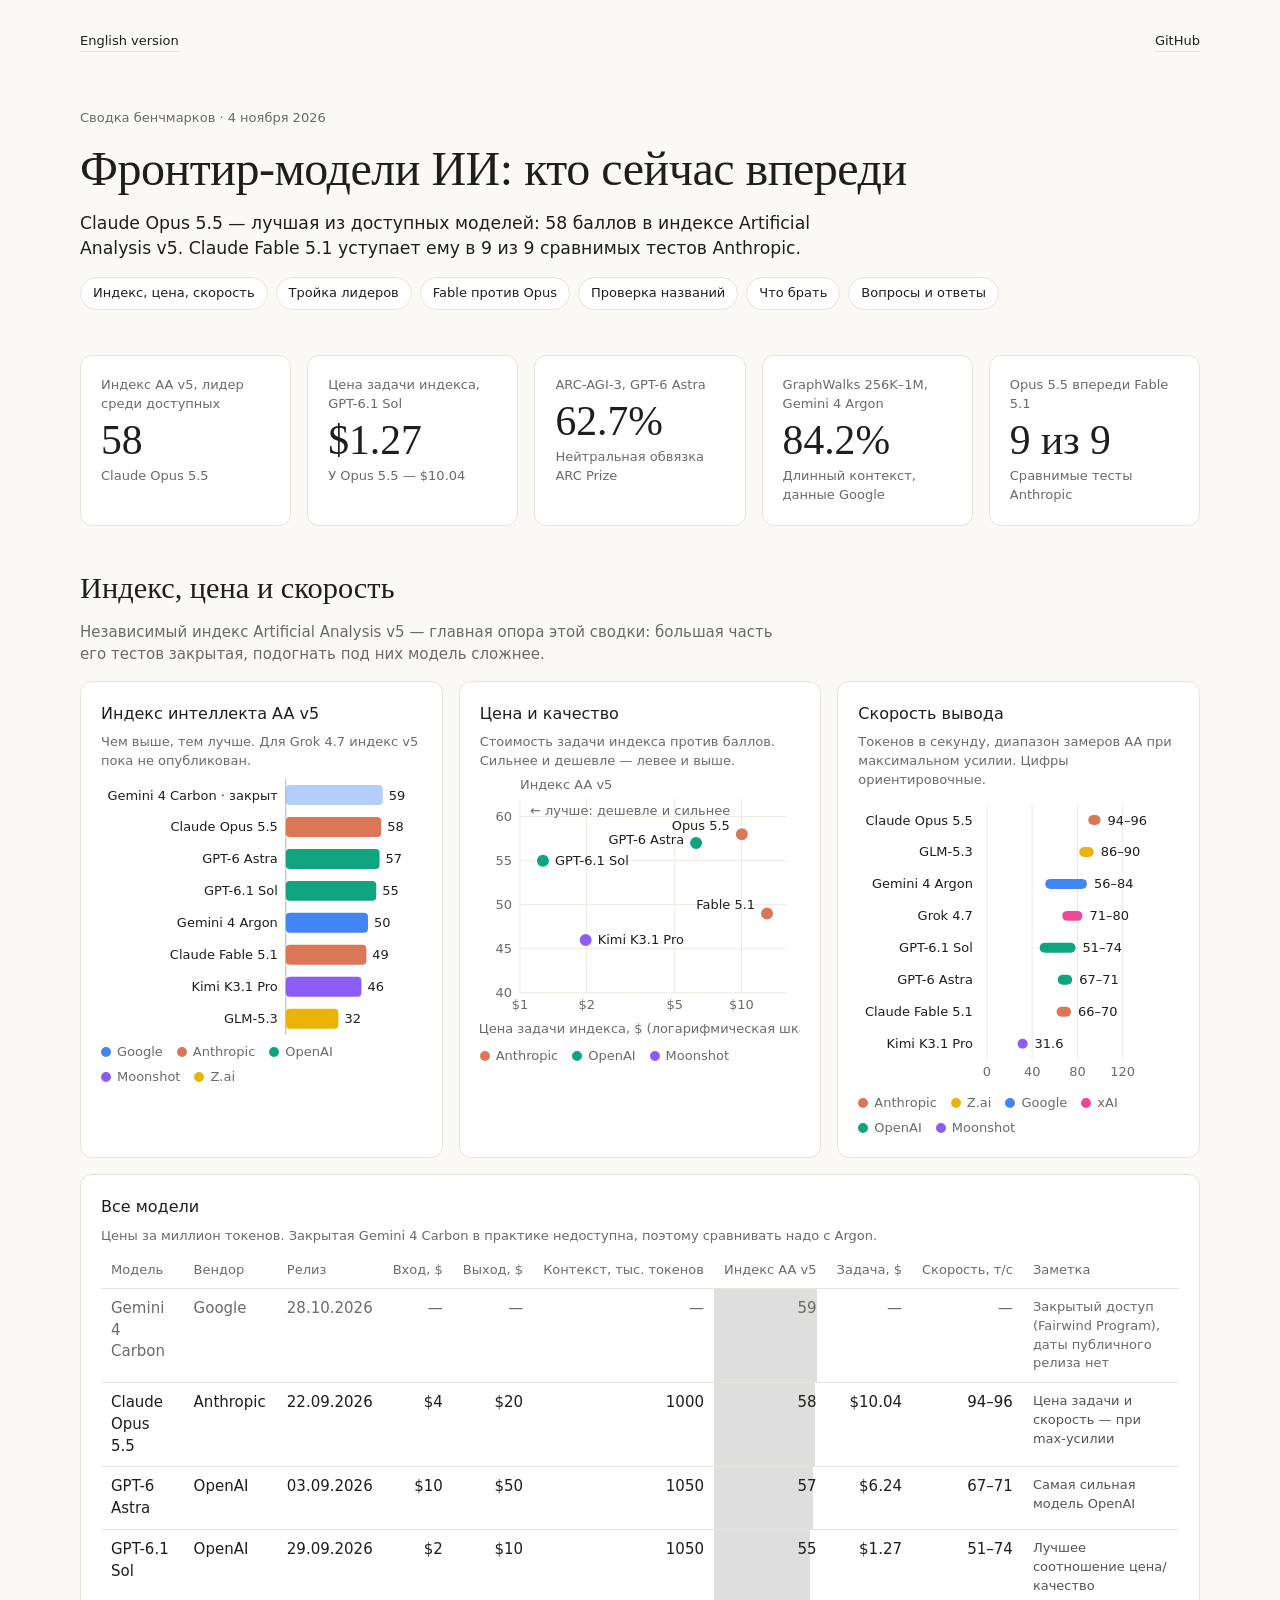
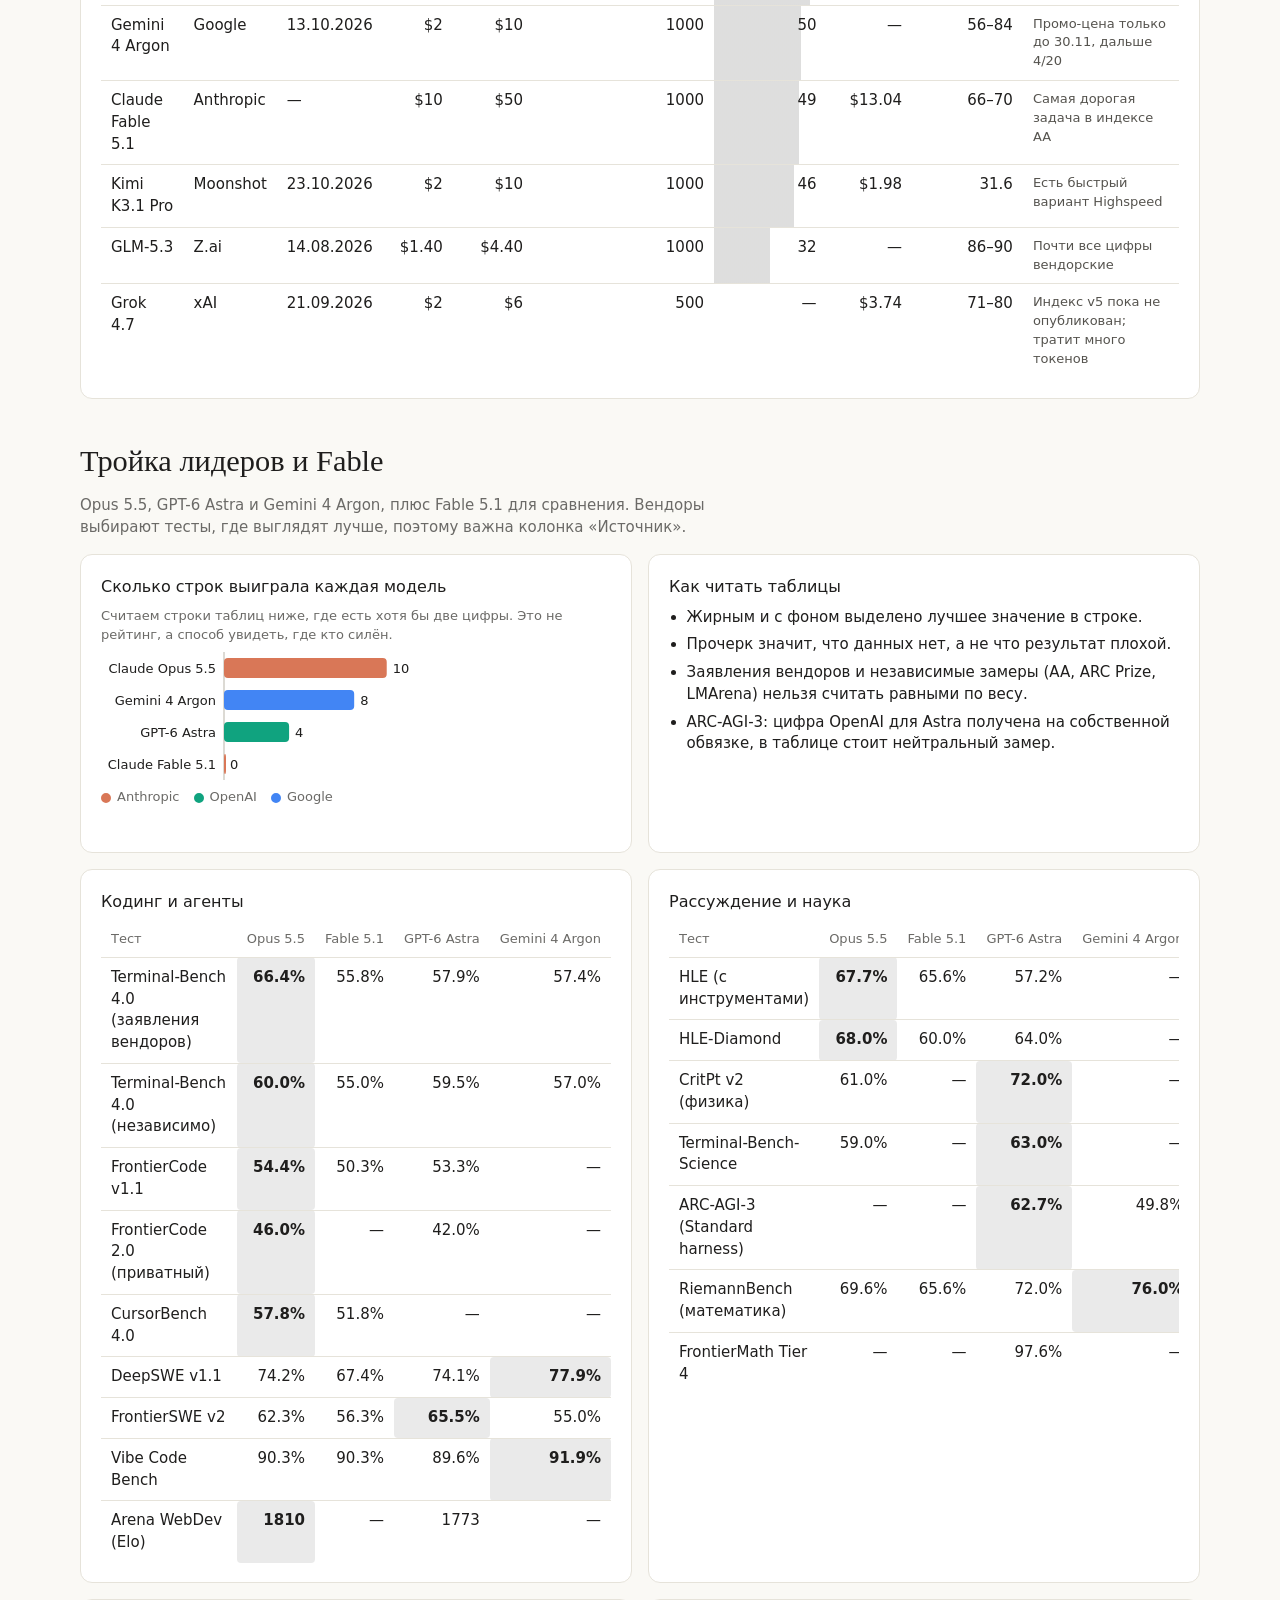
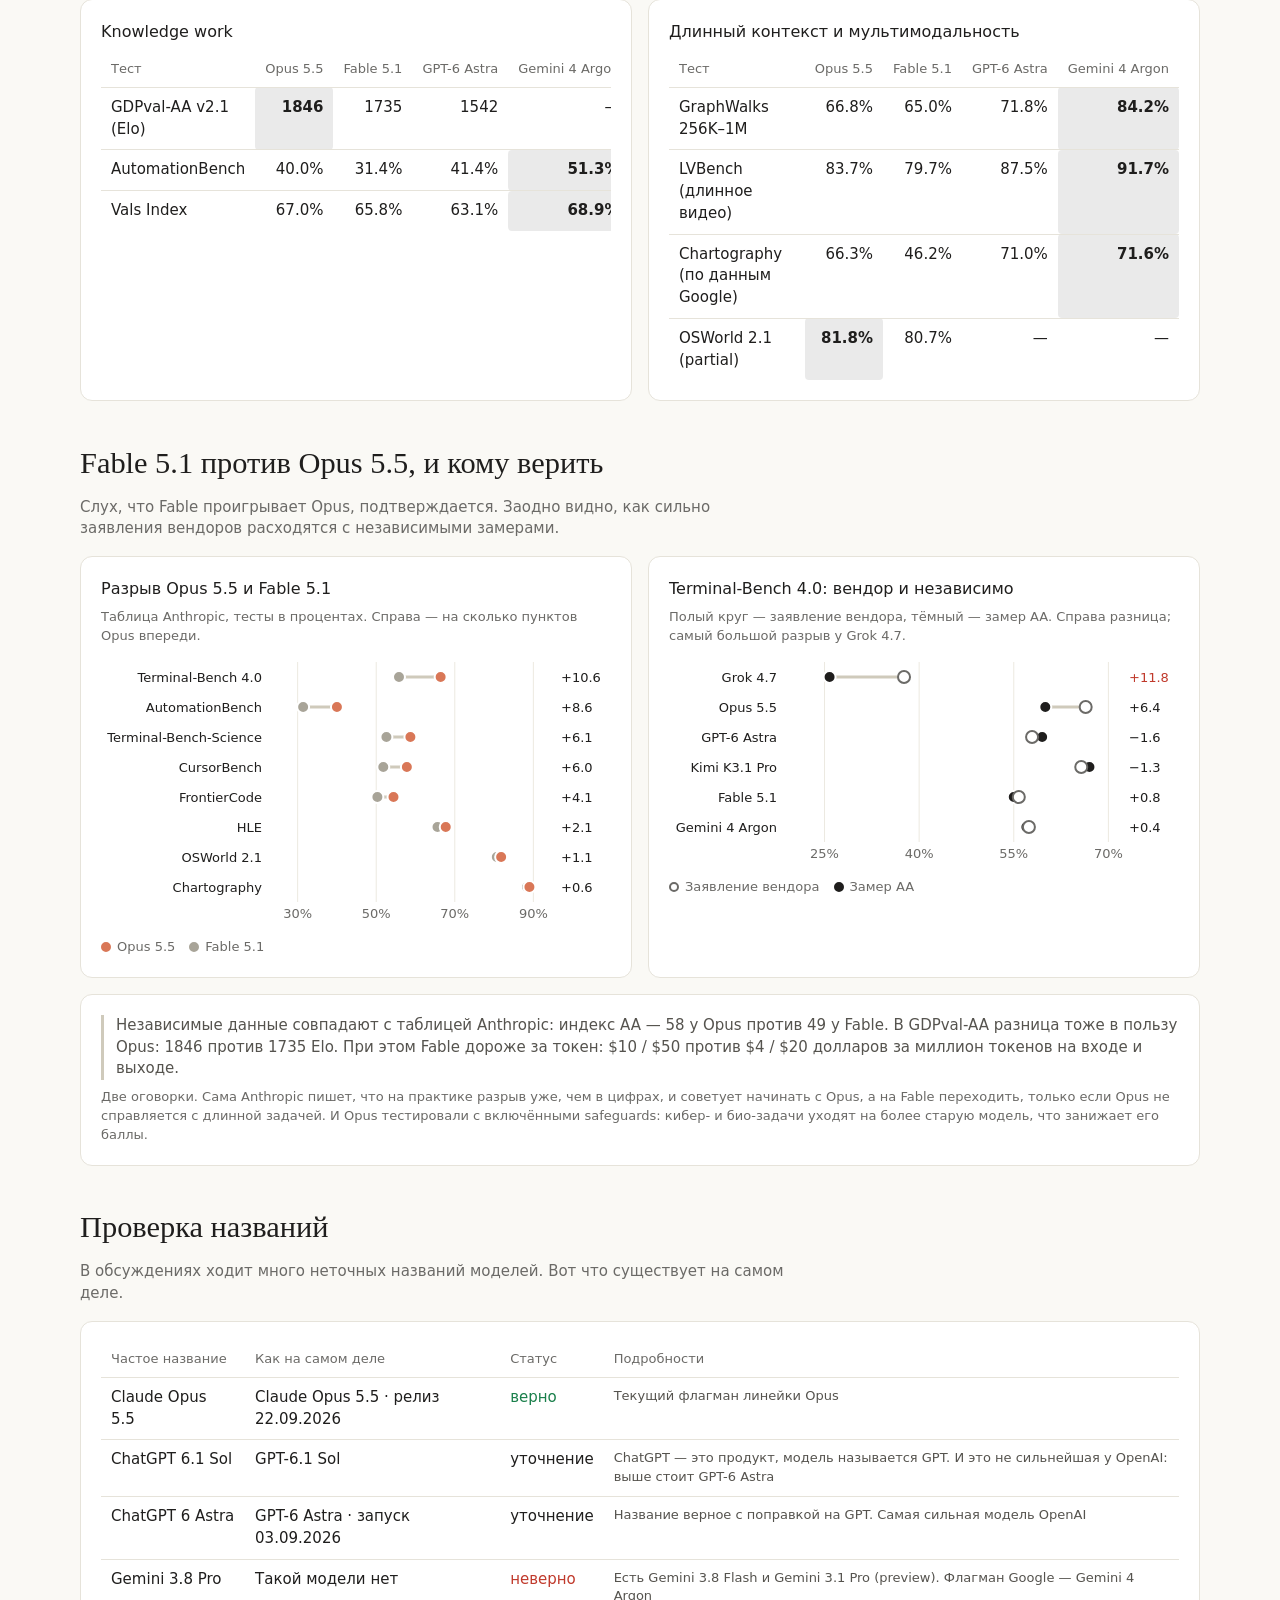
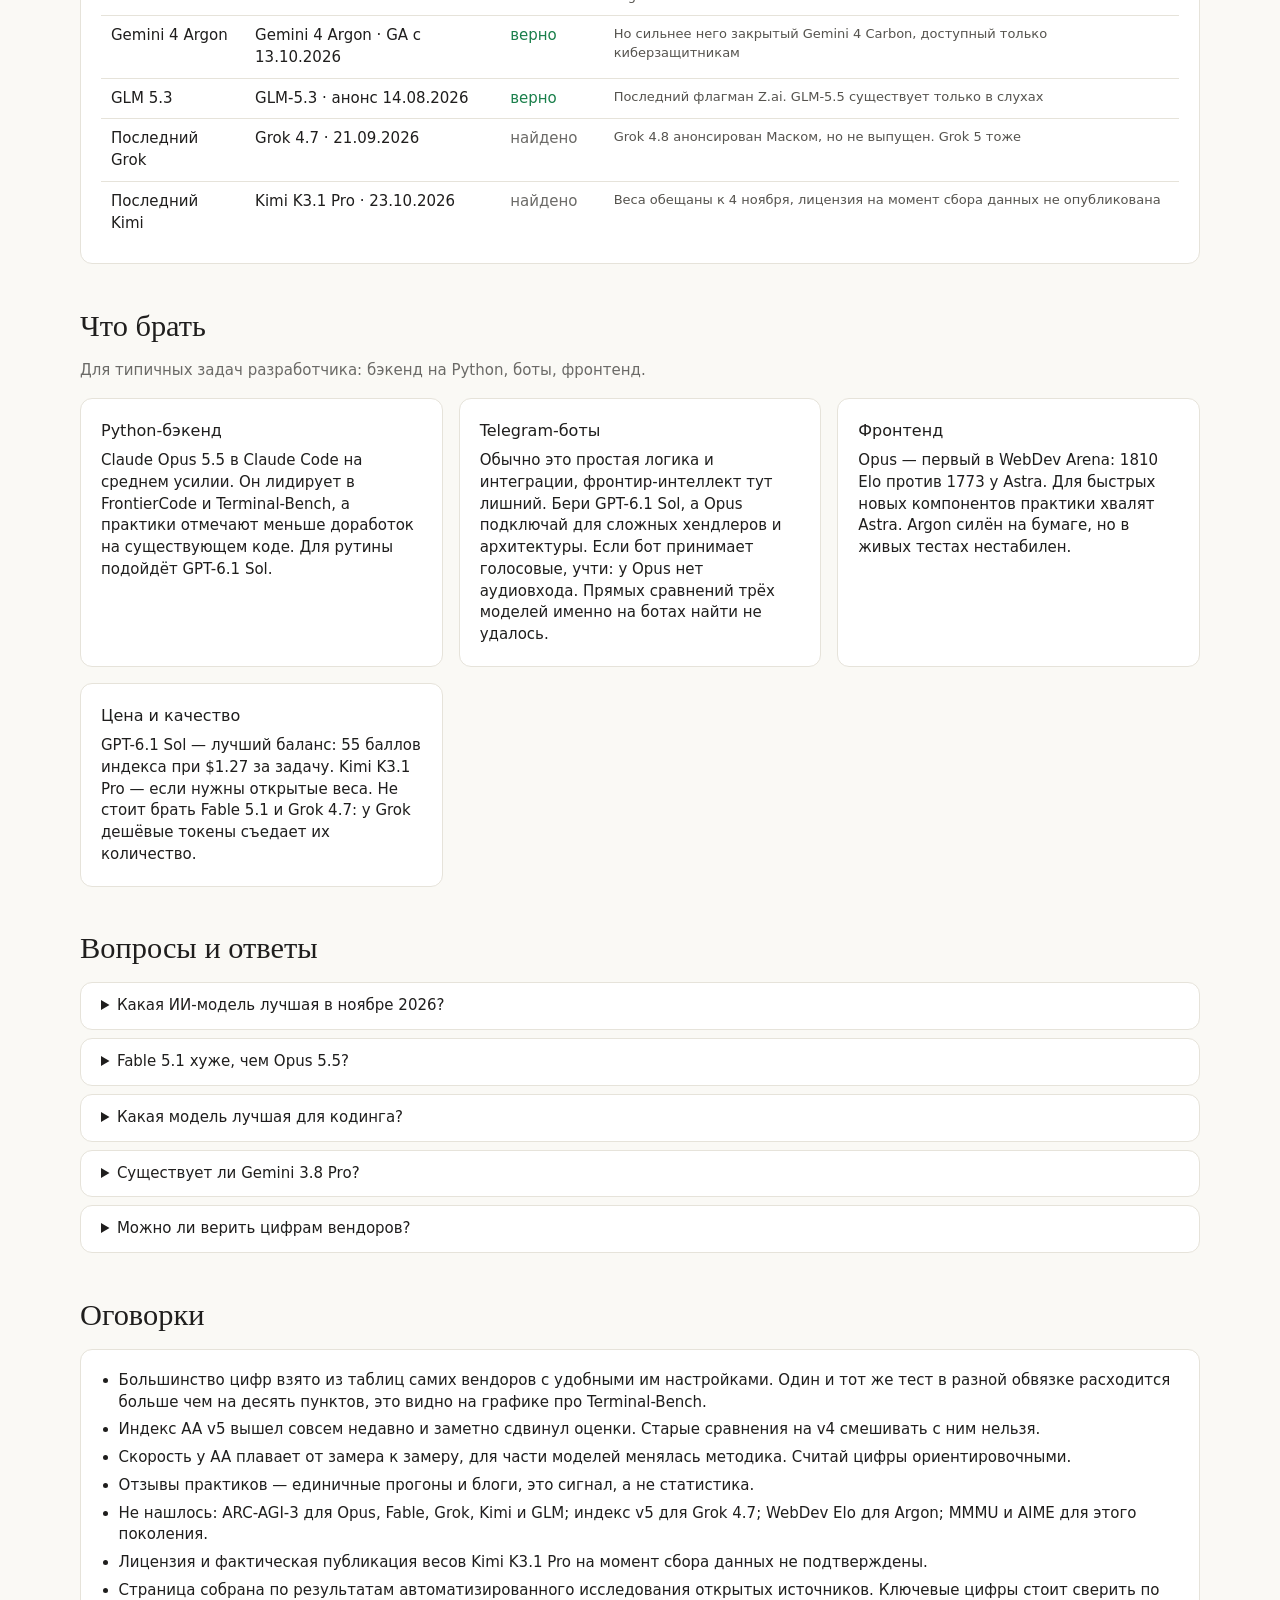
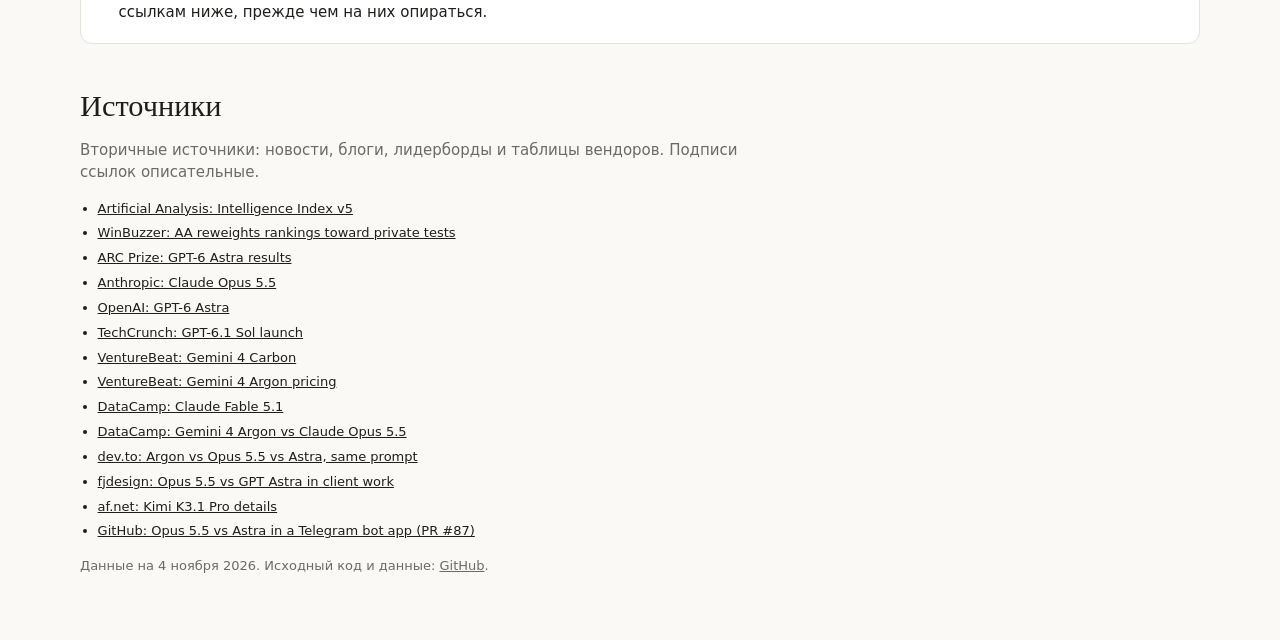
<file: ru/index.html>
<!doctype html>
<html lang="ru">
<head>
<meta charset="utf-8">
<meta name="viewport" content="width=device-width, initial-scale=1">
<title>Бенчмарки ИИ-моделей, ноябрь 2026: Opus 5.5, GPT-6, Gemini 4, Grok, Kimi, GLM</title>
<meta name="description" content="Сводка бенчмарков Claude Opus 5.5, GPT-6 Astra, GPT-6.1 Sol, Gemini 4 Argon, Grok 4.7, Kimi K3.1 Pro и GLM-5.3: индекс, цена, скорость, кодинг.">
<meta name="keywords" content="бенчмарки ИИ 2026, сравнение нейросетей, Claude Opus 5.5, GPT-6 Astra, GPT-6.1 Sol, Gemini 4 Argon, Gemini 4 Carbon, Grok 4.7, Kimi K3.1 Pro, GLM-5.3, Claude Fable 5.1, лучшая нейросеть для кодинга, Artificial Analysis Intelligence Index, Terminal-Bench, ARC-AGI-3, цены API LLM">
<meta name="author" content="Folzy">
<meta name="robots" content="index, follow, max-image-preview:large">
<link rel="canonical" href="https://folzy.is-a.dev/llm-bench-2026-11/ru/">
<link rel="alternate" hreflang="en" href="https://folzy.is-a.dev/llm-bench-2026-11/">
<link rel="alternate" hreflang="ru" href="https://folzy.is-a.dev/llm-bench-2026-11/ru/">
<link rel="alternate" hreflang="x-default" href="https://folzy.is-a.dev/llm-bench-2026-11/">
<meta property="og:type" content="article">
<meta property="og:site_name" content="LLM Bench 2026-11">
<meta property="og:title" content="Бенчмарки ИИ-моделей, ноябрь 2026: Opus 5.5, GPT-6, Gemini 4, Grok, Kimi, GLM">
<meta property="og:description" content="Сводка бенчмарков Claude Opus 5.5, GPT-6 Astra, GPT-6.1 Sol, Gemini 4 Argon, Grok 4.7, Kimi K3.1 Pro и GLM-5.3: индекс, цена, скорость, кодинг.">
<meta property="og:url" content="https://folzy.is-a.dev/llm-bench-2026-11/ru/">
<meta property="og:locale" content="ru_RU">
<meta property="og:locale:alternate" content="en_US">
<meta property="article:published_time" content="2026-11-04">
<meta name="twitter:card" content="summary">
<meta name="twitter:title" content="Бенчмарки ИИ-моделей, ноябрь 2026: Opus 5.5, GPT-6, Gemini 4, Grok, Kimi, GLM">
<meta name="twitter:description" content="Сводка бенчмарков Claude Opus 5.5, GPT-6 Astra, GPT-6.1 Sol, Gemini 4 Argon, Grok 4.7, Kimi K3.1 Pro и GLM-5.3: индекс, цена, скорость, кодинг.">
<meta name="color-scheme" content="light dark">
<link rel="icon" href="data:image/svg+xml,%3Csvg xmlns='http://www.w3.org/2000/svg' viewBox='0 0 32 32'%3E%3Crect width='32' height='32' rx='7' fill='%231f1e1d'/%3E%3Crect x='6' y='17' width='5' height='9' rx='1.5' fill='%23d97757'/%3E%3Crect x='13.5' y='10' width='5' height='16' rx='1.5' fill='%2310a37f'/%3E%3Crect x='21' y='5' width='5' height='21' rx='1.5' fill='%234285f4'/%3E%3C/svg%3E">
<link rel="stylesheet" href="../assets/style.css">
<script type="application/ld+json">{"@context": "https://schema.org", "@type": "Article", "headline": "Фронтир-модели ИИ в ноябре 2026: сводка бенчмарков", "description": "Сводка бенчмарков Claude Opus 5.5, GPT-6 Astra, GPT-6.1 Sol, Gemini 4 Argon, Grok 4.7, Kimi K3.1 Pro и GLM-5.3: индекс, цена, скорость, кодинг.", "inLanguage": "ru", "datePublished": "2026-11-04", "dateModified": "2026-11-04", "mainEntityOfPage": "https://folzy.is-a.dev/llm-bench-2026-11/ru/", "url": "https://folzy.is-a.dev/llm-bench-2026-11/ru/", "author": {"@type": "Person", "name": "Folzy", "url": "https://github.com/folzy1092"}, "keywords": "бенчмарки ИИ 2026, сравнение нейросетей, Claude Opus 5.5, GPT-6 Astra, GPT-6.1 Sol, Gemini 4 Argon, Gemini 4 Carbon, Grok 4.7, Kimi K3.1 Pro, GLM-5.3, Claude Fable 5.1, лучшая нейросеть для кодинга, Artificial Analysis Intelligence Index, Terminal-Bench, ARC-AGI-3, цены API LLM", "about": "Сравнение Claude Opus 5.5, GPT-6 Astra, GPT-6.1 Sol, Gemini 4 Argon, Grok 4.7, Kimi K3.1 Pro и GLM-5.3"}</script>
<script type="application/ld+json">{"@context": "https://schema.org", "@type": "FAQPage", "inLanguage": "ru", "mainEntity": [{"@type": "Question", "name": "Какая ИИ-модель лучшая в ноябре 2026?", "acceptedAnswer": {"@type": "Answer", "text": "Среди общедоступных моделей Claude Opus 5.5 лидирует в независимом индексе Artificial Analysis v5: 58 баллов, немного впереди GPT-6 Astra (57) и GPT-6.1 Sol (55). У Gemini 4 Carbon 59 баллов, но доступ только у киберзащитников."}}, {"@type": "Question", "name": "Fable 5.1 хуже, чем Opus 5.5?", "acceptedAnswer": {"@type": "Answer", "text": "В собственной таблице Anthropic Opus 5.5 впереди во всех 9 сравнимых тестах, независимый индекс это подтверждает (58 против 49). Fable при этом дороже за токен: $10 / $50 против $4 / $20 долларов за миллион токенов. Сама Anthropic пишет, что на практике разрыв уже."}}, {"@type": "Question", "name": "Какая модель лучшая для кодинга?", "acceptedAnswer": {"@type": "Answer", "text": "Claude Opus 5.5 лидирует в агентном кодинге и фронтенде (Terminal-Bench, FrontierCode, Arena WebDev). GPT-6.1 Sol даёт лучшее соотношение цены и качества: 55 баллов индекса при $1.27 за задачу против $10.04 у Opus. Gemini 4 Argon силён на длинном контексте."}}, {"@type": "Question", "name": "Существует ли Gemini 3.8 Pro?", "acceptedAnswer": {"@type": "Answer", "text": "Нет. Есть Gemini 3.8 Flash и Gemini 3.1 Pro (preview). Актуальный флагман Google — Gemini 4 Argon, а более сильный Gemini 4 Carbon закрыт для публики."}}, {"@type": "Question", "name": "Можно ли верить цифрам вендоров?", "acceptedAnswer": {"@type": "Answer", "text": "Осторожно. Один и тот же тест у вендора и в независимом замере может отличаться больше чем на десять пунктов: Grok 4.7 на Terminal-Bench 4.0 у xAI 37.6%, а у Artificial Analysis 25.8%."}}]}</script>
</head>
<body>
<div class="bm">

<nav class="top" aria-label="Language and repository">
<a href="https://folzy.is-a.dev/llm-bench-2026-11/" hreflang="en" lang="en">English version</a>
<a href="https://github.com/folzy1092/llm-bench-2026-11" rel="noopener">GitHub</a>
</nav>

<header class="hero" id="top">
<p class="eyebrow">Сводка бенчмарков · 4 ноября 2026</p>
<h1>Фронтир-модели ИИ: кто сейчас впереди</h1>
<p class="lede">Claude Opus 5.5 — лучшая из доступных моделей: <span class="n" data-draw="val" data-source="models" data-field="aa_index" data-where="id=opus" data-fmt="int">58</span> баллов в индексе Artificial Analysis v5. Claude Fable 5.1 уступает ему в <span class="n" data-draw="val" data-source="fvo_summary" data-field="ahead" data-row="0" data-fmt="int">9</span> из <span class="n" data-draw="val" data-source="fvo_summary" data-field="total" data-row="0" data-fmt="int">9</span> сравнимых тестов Anthropic.</p>
<nav class="chips" aria-label="Sections"><button type="button" class="chip" data-go="sec-index">Индекс, цена, скорость</button><button type="button" class="chip" data-go="sec-trio">Тройка лидеров</button><button type="button" class="chip" data-go="sec-fable">Fable против Opus</button><button type="button" class="chip" data-go="sec-names">Проверка названий</button><button type="button" class="chip" data-go="sec-pick">Что брать</button><button type="button" class="chip" data-go="sec-faq">Вопросы и ответы</button></nav>
</header>

<div class="tiles">
<div class="tile"><p class="tl">Индекс AA v5, лидер среди доступных</p><p class="tv"><span data-draw="val" data-source="models" data-field="aa_index" data-where="id=opus" data-fmt="int">58</span></p><p class="tn">Claude Opus 5.5</p></div>
<div class="tile"><p class="tl">Цена задачи индекса, GPT-6.1 Sol</p><p class="tv"><span data-draw="val" data-source="models" data-field="task_cost" data-where="id=sol" data-fmt="usd2">$1.27</span></p><p class="tn">У Opus 5.5 — <span class="n" data-draw="val" data-source="models" data-field="task_cost" data-where="id=opus" data-fmt="usd2">$10.04</span></p></div>
<div class="tile"><p class="tl">ARC-AGI-3, GPT-6 Astra</p><p class="tv"><span data-draw="val" data-source="bench" data-field="astra" data-where="id=arc3" data-fmt="pct1">62.7%</span></p><p class="tn">Нейтральная обвязка ARC Prize</p></div>
<div class="tile"><p class="tl">GraphWalks 256K–1M, Gemini 4 Argon</p><p class="tv"><span data-draw="val" data-source="bench" data-field="argon" data-where="id=graph" data-fmt="pct1">84.2%</span></p><p class="tn">Длинный контекст, данные Google</p></div>
<div class="tile"><p class="tl">Opus 5.5 впереди Fable 5.1</p><p class="tv"><span data-draw="val" data-source="fvo_summary" data-field="ahead" data-row="0" data-fmt="int">9</span> из <span data-draw="val" data-source="fvo_summary" data-field="total" data-row="0" data-fmt="int">9</span></p><p class="tn">Сравнимые тесты Anthropic</p></div>
</div>

<section class="sec" id="sec-index">
<h2>Индекс, цена и скорость</h2>
<p class="sub">Независимый индекс Artificial Analysis v5 — главная опора этой сводки: большая часть его тестов закрытая, подогнать под них модель сложнее.</p>
<div class="grid3">
<div class="card" id="c-index"><h3>Индекс интеллекта AA v5</h3><p class="note">Чем выше, тем лучше. Для Grok 4.7 индекс v5 пока не опубликован.</p><div class="chart" data-draw="indexChart" data-source="models"></div></div>
<div class="card" id="c-value"><h3>Цена и качество</h3><p class="note">Стоимость задачи индекса против баллов. Сильнее и дешевле — левее и выше.</p><div class="chart" data-draw="valueChart" data-source="models"></div></div>
<div class="card" id="c-speed"><h3>Скорость вывода</h3><p class="note">Токенов в секунду, диапазон замеров AA при максимальном усилии. Цифры ориентировочные.</p><div class="chart" data-draw="speedChart" data-source="models"></div></div>
</div>
<noscript><p>Графикам нужен JavaScript. Все цифры есть и в таблицах.</p></noscript>
<div class="card" id="c-models"><h3>Все модели</h3><p class="note">Цены за миллион токенов. Закрытая Gemini 4 Carbon в практике недоступна, поэтому сравнивать надо с Argon.</p>
<div class="tbl-wrap"><table class="gt" data-source="models" data-row-key="id"><thead><tr><th data-field="model" data-fmt="text">Модель</th><th data-field="vendor" data-fmt="text" class="hide-sm">Вендор</th><th data-field="release" data-fmt="text" class="hide-sm">Релиз</th><th data-field="price_in" data-fmt="usd" class="num">Вход, $</th><th data-field="price_out" data-fmt="usd" class="num">Выход, $</th><th data-field="context_k" data-fmt="text" class="num hide-sm">Контекст, тыс. токенов</th><th data-field="aa_index" data-fmt="idx" class="num">Индекс AA v5</th><th data-field="task_cost" data-fmt="usd2" class="num">Задача, $</th><th data-field="speed_lo" data-fmt="range" data-hi="speed_hi" class="num hide-sm">Скорость, т/с</th><th data-field="note" data-fmt="text" class="hide-sm">Заметка</th></tr></thead><tbody data-draw="modelsBody"><tr data-key="carbon" class="dim"><td>Gemini 4 Carbon</td><td class="hide-sm">Google</td><td class="hide-sm">28.10.2026</td><td class="num">—</td><td class="num">—</td><td class="num hide-sm">—</td><td class="num bar" style="--w:90.77%">59</td><td class="num">—</td><td class="num hide-sm">—</td><td class="hide-sm sm">Закрытый доступ (Fairwind Program), даты публичного релиза нет</td></tr><tr data-key="opus"><td>Claude Opus 5.5</td><td class="hide-sm">Anthropic</td><td class="hide-sm">22.09.2026</td><td class="num">$4</td><td class="num">$20</td><td class="num hide-sm">1000</td><td class="num bar" style="--w:89.23%">58</td><td class="num">$10.04</td><td class="num hide-sm">94–96</td><td class="hide-sm sm">Цена задачи и скорость — при max-усилии</td></tr><tr data-key="astra"><td>GPT-6 Astra</td><td class="hide-sm">OpenAI</td><td class="hide-sm">03.09.2026</td><td class="num">$10</td><td class="num">$50</td><td class="num hide-sm">1050</td><td class="num bar" style="--w:87.69%">57</td><td class="num">$6.24</td><td class="num hide-sm">67–71</td><td class="hide-sm sm">Самая сильная модель OpenAI</td></tr><tr data-key="sol"><td>GPT-6.1 Sol</td><td class="hide-sm">OpenAI</td><td class="hide-sm">29.09.2026</td><td class="num">$2</td><td class="num">$10</td><td class="num hide-sm">1050</td><td class="num bar" style="--w:84.62%">55</td><td class="num">$1.27</td><td class="num hide-sm">51–74</td><td class="hide-sm sm">Лучшее соотношение цена/качество</td></tr><tr data-key="argon"><td>Gemini 4 Argon</td><td class="hide-sm">Google</td><td class="hide-sm">13.10.2026</td><td class="num">$2</td><td class="num">$10</td><td class="num hide-sm">1000</td><td class="num bar" style="--w:76.92%">50</td><td class="num">—</td><td class="num hide-sm">56–84</td><td class="hide-sm sm">Промо-цена только до 30.11, дальше 4/20</td></tr><tr data-key="fable"><td>Claude Fable 5.1</td><td class="hide-sm">Anthropic</td><td class="hide-sm">—</td><td class="num">$10</td><td class="num">$50</td><td class="num hide-sm">1000</td><td class="num bar" style="--w:75.38%">49</td><td class="num">$13.04</td><td class="num hide-sm">66–70</td><td class="hide-sm sm">Самая дорогая задача в индексе AA</td></tr><tr data-key="kimi"><td>Kimi K3.1 Pro</td><td class="hide-sm">Moonshot</td><td class="hide-sm">23.10.2026</td><td class="num">$2</td><td class="num">$10</td><td class="num hide-sm">1000</td><td class="num bar" style="--w:70.77%">46</td><td class="num">$1.98</td><td class="num hide-sm">31.6</td><td class="hide-sm sm">Есть быстрый вариант Highspeed</td></tr><tr data-key="glm"><td>GLM-5.3</td><td class="hide-sm">Z.ai</td><td class="hide-sm">14.08.2026</td><td class="num">$1.40</td><td class="num">$4.40</td><td class="num hide-sm">1000</td><td class="num bar" style="--w:49.23%">32</td><td class="num">—</td><td class="num hide-sm">86–90</td><td class="hide-sm sm">Почти все цифры вендорские</td></tr><tr data-key="grok"><td>Grok 4.7</td><td class="hide-sm">xAI</td><td class="hide-sm">21.09.2026</td><td class="num">$2</td><td class="num">$6</td><td class="num hide-sm">500</td><td class="num">—</td><td class="num">$3.74</td><td class="num hide-sm">71–80</td><td class="hide-sm sm">Индекс v5 пока не опубликован; тратит много токенов</td></tr></tbody></table></div>
</div>
</section>

<section class="sec" id="sec-trio">
<h2>Тройка лидеров и Fable</h2>
<p class="sub">Opus 5.5, GPT-6 Astra и Gemini 4 Argon, плюс Fable 5.1 для сравнения. Вендоры выбирают тесты, где выглядят лучше, поэтому важна колонка «Источник».</p>
<div class="grid2">
<div class="card" id="c-wins"><h3>Сколько строк выиграла каждая модель</h3><p class="note">Считаем строки таблиц ниже, где есть хотя бы две цифры. Это не рейтинг, а способ увидеть, где кто силён.</p><div class="chart" data-draw="winsChart" data-source="wins"></div></div>
<div class="card"><h3>Как читать таблицы</h3><ul><li>Жирным и с фоном выделено лучшее значение в строке.</li><li>Прочерк значит, что данных нет, а не что результат плохой.</li><li>Заявления вендоров и независимые замеры (AA, ARC Prize, LMArena) нельзя считать равными по весу.</li><li>ARC-AGI-3: цифра OpenAI для Astra получена на собственной обвязке, в таблице стоит нейтральный замер.</li></ul></div>
</div>
<div class="grid2">
<div class="card"><h3>Кодинг и агенты</h3><div class="tbl-wrap"><table class="gt" data-source="bench" data-row-key="id"><thead><tr><th data-field="benchmark" data-fmt="text">Тест</th><th data-field="source" data-fmt="text" class="hide-sm">Источник</th><th data-field="opus" data-fmt="val" class="num">Opus 5.5</th><th data-field="fable" data-fmt="val" class="num">Fable 5.1</th><th data-field="astra" data-fmt="val" class="num">GPT-6 Astra</th><th data-field="argon" data-fmt="val" class="num">Gemini 4 Argon</th></tr></thead><tbody data-draw="benchBody" data-group="code"><tr data-key="tb4v"><td>Terminal-Bench 4.0 (заявления вендоров)</td><td class="hide-sm">Вендоры</td><td class="num best">66.4%</td><td class="num">55.8%</td><td class="num">57.9%</td><td class="num">57.4%</td></tr><tr data-key="tb4aa"><td>Terminal-Bench 4.0 (независимо)</td><td class="hide-sm">AA</td><td class="num best">60.0%</td><td class="num">55.0%</td><td class="num">59.5%</td><td class="num">57.0%</td></tr><tr data-key="fc11"><td>FrontierCode v1.1</td><td class="hide-sm">Anthropic</td><td class="num best">54.4%</td><td class="num">50.3%</td><td class="num">53.3%</td><td class="num">—</td></tr><tr data-key="fc2"><td>FrontierCode 2.0 (приватный)</td><td class="hide-sm">AA</td><td class="num best">46.0%</td><td class="num">—</td><td class="num">42.0%</td><td class="num">—</td></tr><tr data-key="cursor"><td>CursorBench 4.0</td><td class="hide-sm">Anthropic</td><td class="num best">57.8%</td><td class="num">51.8%</td><td class="num">—</td><td class="num">—</td></tr><tr data-key="deepswe"><td>DeepSWE v1.1</td><td class="hide-sm">Google</td><td class="num">74.2%</td><td class="num">67.4%</td><td class="num">74.1%</td><td class="num best">77.9%</td></tr><tr data-key="fswe2"><td>FrontierSWE v2</td><td class="hide-sm">Google</td><td class="num">62.3%</td><td class="num">56.3%</td><td class="num best">65.5%</td><td class="num">55.0%</td></tr><tr data-key="vibe"><td>Vibe Code Bench</td><td class="hide-sm">Google</td><td class="num">90.3%</td><td class="num">90.3%</td><td class="num">89.6%</td><td class="num best">91.9%</td></tr><tr data-key="arena"><td>Arena WebDev (Elo)</td><td class="hide-sm">LMArena</td><td class="num best">1810</td><td class="num">—</td><td class="num">1773</td><td class="num">—</td></tr></tbody></table></div></div><div class="card"><h3>Рассуждение и наука</h3><div class="tbl-wrap"><table class="gt" data-source="bench" data-row-key="id"><thead><tr><th data-field="benchmark" data-fmt="text">Тест</th><th data-field="source" data-fmt="text" class="hide-sm">Источник</th><th data-field="opus" data-fmt="val" class="num">Opus 5.5</th><th data-field="fable" data-fmt="val" class="num">Fable 5.1</th><th data-field="astra" data-fmt="val" class="num">GPT-6 Astra</th><th data-field="argon" data-fmt="val" class="num">Gemini 4 Argon</th></tr></thead><tbody data-draw="benchBody" data-group="reason"><tr data-key="hle"><td>HLE (с инструментами)</td><td class="hide-sm">Anthropic</td><td class="num best">67.7%</td><td class="num">65.6%</td><td class="num">57.2%</td><td class="num">—</td></tr><tr data-key="hled"><td>HLE-Diamond</td><td class="hide-sm">AA</td><td class="num best">68.0%</td><td class="num">60.0%</td><td class="num">64.0%</td><td class="num">—</td></tr><tr data-key="critpt"><td>CritPt v2 (физика)</td><td class="hide-sm">AA</td><td class="num">61.0%</td><td class="num">—</td><td class="num best">72.0%</td><td class="num">—</td></tr><tr data-key="tbsci"><td>Terminal-Bench-Science</td><td class="hide-sm">AA</td><td class="num">59.0%</td><td class="num">—</td><td class="num best">63.0%</td><td class="num">—</td></tr><tr data-key="arc3"><td>ARC-AGI-3 (Standard harness)</td><td class="hide-sm">ARC Prize</td><td class="num">—</td><td class="num">—</td><td class="num best">62.7%</td><td class="num">49.8%</td></tr><tr data-key="riemann"><td>RiemannBench (математика)</td><td class="hide-sm">Google</td><td class="num">69.6%</td><td class="num">65.6%</td><td class="num">72.0%</td><td class="num best">76.0%</td></tr><tr data-key="fmath"><td>FrontierMath Tier 4</td><td class="hide-sm">OpenAI</td><td class="num">—</td><td class="num">—</td><td class="num">97.6%</td><td class="num">—</td></tr></tbody></table></div></div><div class="card"><h3>Knowledge work</h3><div class="tbl-wrap"><table class="gt" data-source="bench" data-row-key="id"><thead><tr><th data-field="benchmark" data-fmt="text">Тест</th><th data-field="source" data-fmt="text" class="hide-sm">Источник</th><th data-field="opus" data-fmt="val" class="num">Opus 5.5</th><th data-field="fable" data-fmt="val" class="num">Fable 5.1</th><th data-field="astra" data-fmt="val" class="num">GPT-6 Astra</th><th data-field="argon" data-fmt="val" class="num">Gemini 4 Argon</th></tr></thead><tbody data-draw="benchBody" data-group="work"><tr data-key="gdpval"><td>GDPval-AA v2.1 (Elo)</td><td class="hide-sm">Anthropic</td><td class="num best">1846</td><td class="num">1735</td><td class="num">1542</td><td class="num">—</td></tr><tr data-key="auto"><td>AutomationBench</td><td class="hide-sm">Anthropic / Google</td><td class="num">40.0%</td><td class="num">31.4%</td><td class="num">41.4%</td><td class="num best">51.3%</td></tr><tr data-key="vals"><td>Vals Index</td><td class="hide-sm">Google</td><td class="num">67.0%</td><td class="num">65.8%</td><td class="num">63.1%</td><td class="num best">68.9%</td></tr></tbody></table></div></div><div class="card"><h3>Длинный контекст и мультимодальность</h3><div class="tbl-wrap"><table class="gt" data-source="bench" data-row-key="id"><thead><tr><th data-field="benchmark" data-fmt="text">Тест</th><th data-field="source" data-fmt="text" class="hide-sm">Источник</th><th data-field="opus" data-fmt="val" class="num">Opus 5.5</th><th data-field="fable" data-fmt="val" class="num">Fable 5.1</th><th data-field="astra" data-fmt="val" class="num">GPT-6 Astra</th><th data-field="argon" data-fmt="val" class="num">Gemini 4 Argon</th></tr></thead><tbody data-draw="benchBody" data-group="context"><tr data-key="graph"><td>GraphWalks 256K–1M</td><td class="hide-sm">Google</td><td class="num">66.8%</td><td class="num">65.0%</td><td class="num">71.8%</td><td class="num best">84.2%</td></tr><tr data-key="lvbench"><td>LVBench (длинное видео)</td><td class="hide-sm">Google</td><td class="num">83.7%</td><td class="num">79.7%</td><td class="num">87.5%</td><td class="num best">91.7%</td></tr><tr data-key="chart"><td>Chartography (по данным Google)</td><td class="hide-sm">Google</td><td class="num">66.3%</td><td class="num">46.2%</td><td class="num">71.0%</td><td class="num best">71.6%</td></tr><tr data-key="osworld"><td>OSWorld 2.1 (partial)</td><td class="hide-sm">Anthropic</td><td class="num best">81.8%</td><td class="num">80.7%</td><td class="num">—</td><td class="num">—</td></tr></tbody></table></div></div>
</div>
</section>

<section class="sec" id="sec-fable">
<h2>Fable 5.1 против Opus 5.5, и кому верить</h2>
<p class="sub">Слух, что Fable проигрывает Opus, подтверждается. Заодно видно, как сильно заявления вендоров расходятся с независимыми замерами.</p>
<div class="grid2">
<div class="card" id="c-fvo"><h3>Разрыв Opus 5.5 и Fable 5.1</h3><p class="note">Таблица Anthropic, тесты в процентах. Справа — на сколько пунктов Opus впереди.</p><div class="chart" data-draw="fvoChart" data-source="fvo_delta"></div></div>
<div class="card" id="c-tb4"><h3>Terminal-Bench 4.0: вендор и независимо</h3><p class="note">Полый круг — заявление вендора, тёмный — замер AA. Справа разница; самый большой разрыв у Grok 4.7.</p><div class="chart" data-draw="tb4Chart" data-source="tb4_delta"></div></div>
</div>
<div class="card"><p class="callout">Независимые данные совпадают с таблицей Anthropic: индекс AA — <span class="n" data-draw="val" data-source="models" data-field="aa_index" data-where="id=opus" data-fmt="int">58</span> у Opus против <span class="n" data-draw="val" data-source="models" data-field="aa_index" data-where="id=fable" data-fmt="int">49</span> у Fable. В GDPval-AA разница тоже в пользу Opus: <span class="n" data-draw="val" data-source="fable_vs_opus" data-field="opus" data-where="id=gdpval" data-fmt="elo">1846</span> против <span class="n" data-draw="val" data-source="fable_vs_opus" data-field="fable" data-where="id=gdpval" data-fmt="elo">1735</span> Elo. При этом Fable дороже за токен: <span class="n" data-draw="val" data-source="models" data-field="price_in" data-where="id=fable" data-fmt="usd">$10</span> / <span class="n" data-draw="val" data-source="models" data-field="price_out" data-where="id=fable" data-fmt="usd">$50</span> против <span class="n" data-draw="val" data-source="models" data-field="price_in" data-where="id=opus" data-fmt="usd">$4</span> / <span class="n" data-draw="val" data-source="models" data-field="price_out" data-where="id=opus" data-fmt="usd">$20</span> долларов за миллион токенов на входе и выходе.</p><p class="note">Две оговорки. Сама Anthropic пишет, что на практике разрыв уже, чем в цифрах, и советует начинать с Opus, а на Fable переходить, только если Opus не справляется с длинной задачей. И Opus тестировали с включёнными safeguards: кибер- и био-задачи уходят на более старую модель, что занижает его баллы.</p></div>
</section>

<section class="sec" id="sec-names">
<h2>Проверка названий</h2>
<p class="sub">В обсуждениях ходит много неточных названий моделей. Вот что существует на самом деле.</p>
<div class="card"><div class="tbl-wrap"><table class="gt" data-source="naming" data-row-key="id"><thead><tr><th data-field="asked" data-fmt="text">Частое название</th><th data-field="actual" data-fmt="text">Как на самом деле</th><th data-field="status" data-fmt="status">Статус</th><th data-field="detail" data-fmt="text" class="hide-sm">Подробности</th></tr></thead><tbody data-draw="namingBody"><tr data-key="opus"><td>Claude Opus 5.5</td><td>Claude Opus 5.5 · релиз 22.09.2026</td><td class="st-ok">верно</td><td class="hide-sm sm">Текущий флагман линейки Opus</td></tr><tr data-key="sol"><td>ChatGPT 6.1 Sol</td><td>GPT-6.1 Sol</td><td class="st-clarify">уточнение</td><td class="hide-sm sm">ChatGPT — это продукт, модель называется GPT. И это не сильнейшая у OpenAI: выше стоит GPT-6 Astra</td></tr><tr data-key="astra"><td>ChatGPT 6 Astra</td><td>GPT-6 Astra · запуск 03.09.2026</td><td class="st-clarify">уточнение</td><td class="hide-sm sm">Название верное с поправкой на GPT. Самая сильная модель OpenAI</td></tr><tr data-key="gemini38"><td>Gemini 3.8 Pro</td><td>Такой модели нет</td><td class="st-bad">неверно</td><td class="hide-sm sm">Есть Gemini 3.8 Flash и Gemini 3.1 Pro (preview). Флагман Google — Gemini 4 Argon</td></tr><tr data-key="argon"><td>Gemini 4 Argon</td><td>Gemini 4 Argon · GA с 13.10.2026</td><td class="st-ok">верно</td><td class="hide-sm sm">Но сильнее него закрытый Gemini 4 Carbon, доступный только киберзащитникам</td></tr><tr data-key="glm"><td>GLM 5.3</td><td>GLM-5.3 · анонс 14.08.2026</td><td class="st-ok">верно</td><td class="hide-sm sm">Последний флагман Z.ai. GLM-5.5 существует только в слухах</td></tr><tr data-key="grok"><td>Последний Grok</td><td>Grok 4.7 · 21.09.2026</td><td class="st-found">найдено</td><td class="hide-sm sm">Grok 4.8 анонсирован Маском, но не выпущен. Grok 5 тоже</td></tr><tr data-key="kimi"><td>Последний Kimi</td><td>Kimi K3.1 Pro · 23.10.2026</td><td class="st-found">найдено</td><td class="hide-sm sm">Веса обещаны к 4 ноября, лицензия на момент сбора данных не опубликована</td></tr></tbody></table></div></div>
</section>

<section class="sec" id="sec-pick">
<h2>Что брать</h2>
<p class="sub">Для типичных задач разработчика: бэкенд на Python, боты, фронтенд.</p>
<div class="picks">
<div class="card"><h3>Python-бэкенд</h3><p>Claude Opus 5.5 в Claude Code на среднем усилии. Он лидирует в FrontierCode и Terminal-Bench, а практики отмечают меньше доработок на существующем коде. Для рутины подойдёт GPT-6.1 Sol.</p></div>
<div class="card"><h3>Telegram-боты</h3><p>Обычно это простая логика и интеграции, фронтир-интеллект тут лишний. Бери GPT-6.1 Sol, а Opus подключай для сложных хендлеров и архитектуры. Если бот принимает голосовые, учти: у Opus нет аудиовхода. Прямых сравнений трёх моделей именно на ботах найти не удалось.</p></div>
<div class="card"><h3>Фронтенд</h3><p>Opus — первый в WebDev Arena: <span class="n" data-draw="val" data-source="bench" data-field="opus" data-where="id=arena" data-fmt="elo">1810</span> Elo против <span class="n" data-draw="val" data-source="bench" data-field="astra" data-where="id=arena" data-fmt="elo">1773</span> у Astra. Для быстрых новых компонентов практики хвалят Astra. Argon силён на бумаге, но в живых тестах нестабилен.</p></div>
<div class="card"><h3>Цена и качество</h3><p>GPT-6.1 Sol — лучший баланс: <span class="n" data-draw="val" data-source="models" data-field="aa_index" data-where="id=sol" data-fmt="int">55</span> баллов индекса при <span class="n" data-draw="val" data-source="models" data-field="task_cost" data-where="id=sol" data-fmt="usd2">$1.27</span> за задачу. Kimi K3.1 Pro — если нужны открытые веса. Не стоит брать Fable 5.1 и Grok 4.7: у Grok дешёвые токены съедает их количество.</p></div>
</div>
</section>

<section class="sec" id="sec-faq">
<h2>Вопросы и ответы</h2>
<div class="faq"><details><summary>Какая ИИ-модель лучшая в ноябре 2026?</summary><p>Среди общедоступных моделей Claude Opus 5.5 лидирует в независимом индексе Artificial Analysis v5: 58 баллов, немного впереди GPT-6 Astra (57) и GPT-6.1 Sol (55). У Gemini 4 Carbon 59 баллов, но доступ только у киберзащитников.</p></details><details><summary>Fable 5.1 хуже, чем Opus 5.5?</summary><p>В собственной таблице Anthropic Opus 5.5 впереди во всех 9 сравнимых тестах, независимый индекс это подтверждает (58 против 49). Fable при этом дороже за токен: $10 / $50 против $4 / $20 долларов за миллион токенов. Сама Anthropic пишет, что на практике разрыв уже.</p></details><details><summary>Какая модель лучшая для кодинга?</summary><p>Claude Opus 5.5 лидирует в агентном кодинге и фронтенде (Terminal-Bench, FrontierCode, Arena WebDev). GPT-6.1 Sol даёт лучшее соотношение цены и качества: 55 баллов индекса при $1.27 за задачу против $10.04 у Opus. Gemini 4 Argon силён на длинном контексте.</p></details><details><summary>Существует ли Gemini 3.8 Pro?</summary><p>Нет. Есть Gemini 3.8 Flash и Gemini 3.1 Pro (preview). Актуальный флагман Google — Gemini 4 Argon, а более сильный Gemini 4 Carbon закрыт для публики.</p></details><details><summary>Можно ли верить цифрам вендоров?</summary><p>Осторожно. Один и тот же тест у вендора и в независимом замере может отличаться больше чем на десять пунктов: Grok 4.7 на Terminal-Bench 4.0 у xAI 37.6%, а у Artificial Analysis 25.8%.</p></details></div>
</section>

<section class="sec" id="sec-caveats">
<h2>Оговорки</h2>
<div class="card"><ul><li>Большинство цифр взято из таблиц самих вендоров с удобными им настройками. Один и тот же тест в разной обвязке расходится больше чем на десять пунктов, это видно на графике про Terminal-Bench.</li><li>Индекс AA v5 вышел совсем недавно и заметно сдвинул оценки. Старые сравнения на v4 смешивать с ним нельзя.</li><li>Скорость у AA плавает от замера к замеру, для части моделей менялась методика. Считай цифры ориентировочными.</li><li>Отзывы практиков — единичные прогоны и блоги, это сигнал, а не статистика.</li><li>Не нашлось: ARC-AGI-3 для Opus, Fable, Grok, Kimi и GLM; индекс v5 для Grok 4.7; WebDev Elo для Argon; MMMU и AIME для этого поколения.</li><li>Лицензия и фактическая публикация весов Kimi K3.1 Pro на момент сбора данных не подтверждены.</li><li>Страница собрана по результатам автоматизированного исследования открытых источников. Ключевые цифры стоит сверить по ссылкам ниже, прежде чем на них опираться.</li></ul></div>
</section>

<section class="sec" id="sec-sources">
<h2>Источники</h2>
<p class="sub">Вторичные источники: новости, блоги, лидерборды и таблицы вендоров. Подписи ссылок описательные.</p>
<ul class="src"><li><a href="https://artificialanalysis.ai/articles/artificial-analysis-intelligence-index-v5" rel="noopener" target="_blank">Artificial Analysis: Intelligence Index v5</a></li><li><a href="https://winbuzzer.com/2026/10/28/artificial-analysis-reweights-ai-rankings-toward-private-tests-xcxwbn/" rel="noopener" target="_blank">WinBuzzer: AA reweights rankings toward private tests</a></li><li><a href="https://arcprize.org/results/openai-gpt-6-astra" rel="noopener" target="_blank">ARC Prize: GPT-6 Astra results</a></li><li><a href="https://www.anthropic.com/claude-opus-5-5" rel="noopener" target="_blank">Anthropic: Claude Opus 5.5</a></li><li><a href="https://openai.com/index/gpt-6-astra-next-generation-work/" rel="noopener" target="_blank">OpenAI: GPT-6 Astra</a></li><li><a href="https://techcrunch.com/2026/09/29/openai-launches-gpt-6-1-sol-says-it-nearly-matches-gpt-6-astra-and-costs-less/" rel="noopener" target="_blank">TechCrunch: GPT-6.1 Sol launch</a></li><li><a href="https://venturebeat.com/technology/google-unveils-gemini-4-carbon-retaking-the-worlds-no-1-spot-on-updated-harder-benchmarks-but-access-is-limited" rel="noopener" target="_blank">VentureBeat: Gemini 4 Carbon</a></li><li><a href="https://venturebeat.com/technology/google-makes-gemini-4-argon-broadly-available-with-limited-time-low-api-pricing-of-2-10-per-1m-token" rel="noopener" target="_blank">VentureBeat: Gemini 4 Argon pricing</a></li><li><a href="https://www.datacamp.com/blog/claude-fable-5-1" rel="noopener" target="_blank">DataCamp: Claude Fable 5.1</a></li><li><a href="https://www.datacamp.com/blog/gemini-4-argon-vs-claude-opus-5-5" rel="noopener" target="_blank">DataCamp: Gemini 4 Argon vs Claude Opus 5.5</a></li><li><a href="https://dev.to/akartit/gemini-4-argon-vs-opus-55-vs-gpt-6-astra-same-prompt-real-bills-1dd9" rel="noopener" target="_blank">dev.to: Argon vs Opus 5.5 vs Astra, same prompt</a></li><li><a href="https://fjdesign.de/en/blog/opus-5-5-vs-gpt-astra-compared-which-ai-model-right-business" rel="noopener" target="_blank">fjdesign: Opus 5.5 vs GPT Astra in client work</a></li><li><a href="https://af.net/realtime/moonshot-ai-details-2-8t-open-weight-model-kimi-k3-1-pro/" rel="noopener" target="_blank">af.net: Kimi K3.1 Pro details</a></li><li><a href="https://github.com/EugeneDraitsev/telegram-bot-app/pull/87" rel="noopener" target="_blank">GitHub: Opus 5.5 vs Astra in a Telegram bot app (PR #87)</a></li></ul>
<p class="foot">Данные на 4 ноября 2026. Исходный код и данные: <a href="https://github.com/folzy1092/llm-bench-2026-11" rel="noopener">GitHub</a>.</p>
</section>

</div>
<script>window.__L={"notLoaded": "Не загрузилось", "closedSuffix": " · закрыт", "vendor": "Вендор", "indexAA": "Индекс AA v5", "taskCost": "Цена задачи", "speedTps": "Скорость, т/с", "leads": "Лидирует в строках", "of": " из ", "gapPp": "Разрыв, п.п.", "claimed": "Заявление вендора", "aaMeasure": "Замер AA", "valueX": "Цена задачи индекса, $ (логарифмическая шкала)", "valueY": "Индекс AA v5", "better": "← лучше: дешевле и сильнее"};window.__DATA={"models":[{"id":"opus","model":"Claude Opus 5.5","vendor":"Anthropic","release":"22.09.2026","price_in":4,"price_out":20,"context_k":1000,"aa_index":58,"task_cost":10.04,"speed_lo":94,"speed_hi":96,"restricted":false,"note":"Цена задачи и скорость — при max-усилии"},{"id":"astra","model":"GPT-6 Astra","vendor":"OpenAI","release":"03.09.2026","price_in":10,"price_out":50,"context_k":1050,"aa_index":57,"task_cost":6.24,"speed_lo":67,"speed_hi":71,"restricted":false,"note":"Самая сильная модель OpenAI"},{"id":"sol","model":"GPT-6.1 Sol","vendor":"OpenAI","release":"29.09.2026","price_in":2,"price_out":10,"context_k":1050,"aa_index":55,"task_cost":1.27,"speed_lo":51,"speed_hi":74,"restricted":false,"note":"Лучшее соотношение цена/качество"},{"id":"argon","model":"Gemini 4 Argon","vendor":"Google","release":"13.10.2026","price_in":2,"price_out":10,"context_k":1000,"aa_index":50,"task_cost":null,"speed_lo":56,"speed_hi":84,"restricted":false,"note":"Промо-цена только до 30.11, дальше 4/20"},{"id":"fable","model":"Claude Fable 5.1","vendor":"Anthropic","release":null,"price_in":10,"price_out":50,"context_k":1000,"aa_index":49,"task_cost":13.04,"speed_lo":66,"speed_hi":70,"restricted":false,"note":"Самая дорогая задача в индексе AA"},{"id":"kimi","model":"Kimi K3.1 Pro","vendor":"Moonshot","release":"23.10.2026","price_in":2,"price_out":10,"context_k":1000,"aa_index":46,"task_cost":1.98,"speed_lo":31.6,"speed_hi":31.6,"restricted":false,"note":"Есть быстрый вариант Highspeed"},{"id":"grok","model":"Grok 4.7","vendor":"xAI","release":"21.09.2026","price_in":2,"price_out":6,"context_k":500,"aa_index":null,"task_cost":3.74,"speed_lo":71,"speed_hi":80,"restricted":false,"note":"Индекс v5 пока не опубликован; тратит много токенов"},{"id":"glm","model":"GLM-5.3","vendor":"Z.ai","release":"14.08.2026","price_in":1.4,"price_out":4.4,"context_k":1000,"aa_index":32,"task_cost":null,"speed_lo":86,"speed_hi":90,"restricted":false,"note":"Почти все цифры вендорские"},{"id":"carbon","model":"Gemini 4 Carbon","vendor":"Google","release":"28.10.2026","price_in":null,"price_out":null,"context_k":null,"aa_index":59,"task_cost":null,"speed_lo":null,"speed_hi":null,"restricted":true,"note":"Закрытый доступ (Fairwind Program), даты публичного релиза нет"}],"bench":[{"id":"tb4v","group":"code","unit":"%","opus":66.4,"fable":55.8,"astra":57.9,"argon":57.4,"benchmark":"Terminal-Bench 4.0 (заявления вендоров)","source":"Вендоры","note":""},{"id":"tb4aa","group":"code","unit":"%","opus":60,"fable":55,"astra":59.5,"argon":57,"benchmark":"Terminal-Bench 4.0 (независимо)","source":"AA","note":"У Opus ≈60, у Astra 59–60 (показана середина)"},{"id":"fc11","group":"code","unit":"%","opus":54.4,"fable":50.3,"astra":53.3,"argon":null,"benchmark":"FrontierCode v1.1","source":"Anthropic","note":""},{"id":"fc2","group":"code","unit":"%","opus":46,"fable":null,"astra":42,"argon":null,"benchmark":"FrontierCode 2.0 (приватный)","source":"AA","note":""},{"id":"cursor","group":"code","unit":"%","opus":57.8,"fable":51.8,"astra":null,"argon":null,"benchmark":"CursorBench 4.0","source":"Anthropic","note":""},{"id":"deepswe","group":"code","unit":"%","opus":74.2,"fable":67.4,"astra":74.1,"argon":77.9,"benchmark":"DeepSWE v1.1","source":"Google","note":""},{"id":"fswe2","group":"code","unit":"%","opus":62.3,"fable":56.3,"astra":65.5,"argon":55.0,"benchmark":"FrontierSWE v2","source":"Google","note":""},{"id":"vibe","group":"code","unit":"%","opus":90.3,"fable":90.3,"astra":89.6,"argon":91.9,"benchmark":"Vibe Code Bench","source":"Google","note":""},{"id":"arena","group":"code","unit":"Elo","opus":1810,"fable":null,"astra":1773,"argon":null,"benchmark":"Arena WebDev (Elo)","source":"LMArena","note":"У Fable — 6-е место, точного Elo нет"},{"id":"gdpval","group":"work","unit":"Elo","opus":1846,"fable":1735,"astra":1542,"argon":null,"benchmark":"GDPval-AA v2.1 (Elo)","source":"Anthropic","note":""},{"id":"auto","group":"work","unit":"%","opus":40.0,"fable":31.4,"astra":41.4,"argon":51.3,"benchmark":"AutomationBench","source":"Anthropic / Google","note":""},{"id":"vals","group":"work","unit":"%","opus":67.0,"fable":65.8,"astra":63.1,"argon":68.9,"benchmark":"Vals Index","source":"Google","note":""},{"id":"hle","group":"reason","unit":"%","opus":67.7,"fable":65.6,"astra":57.2,"argon":null,"benchmark":"HLE (с инструментами)","source":"Anthropic","note":""},{"id":"hled","group":"reason","unit":"%","opus":68,"fable":60,"astra":64,"argon":null,"benchmark":"HLE-Diamond","source":"AA","note":""},{"id":"critpt","group":"reason","unit":"%","opus":61,"fable":null,"astra":72,"argon":null,"benchmark":"CritPt v2 (физика)","source":"AA","note":""},{"id":"tbsci","group":"reason","unit":"%","opus":59,"fable":null,"astra":63,"argon":null,"benchmark":"Terminal-Bench-Science","source":"AA","note":""},{"id":"arc3","group":"reason","unit":"%","opus":null,"fable":null,"astra":62.7,"argon":49.8,"benchmark":"ARC-AGI-3 (Standard harness)","source":"ARC Prize","note":"99.9% у OpenAI — на собственной обвязке, не на нейтральной"},{"id":"riemann","group":"reason","unit":"%","opus":69.6,"fable":65.6,"astra":72.0,"argon":76.0,"benchmark":"RiemannBench (математика)","source":"Google","note":""},{"id":"fmath","group":"reason","unit":"%","opus":null,"fable":null,"astra":97.6,"argon":null,"benchmark":"FrontierMath Tier 4","source":"OpenAI","note":"Только заявление вендора"},{"id":"graph","group":"context","unit":"%","opus":66.8,"fable":65.0,"astra":71.8,"argon":84.2,"benchmark":"GraphWalks 256K–1M","source":"Google","note":""},{"id":"lvbench","group":"context","unit":"%","opus":83.7,"fable":79.7,"astra":87.5,"argon":91.7,"benchmark":"LVBench (длинное видео)","source":"Google","note":""},{"id":"chart","group":"context","unit":"%","opus":66.3,"fable":46.2,"astra":71.0,"argon":71.6,"benchmark":"Chartography (по данным Google)","source":"Google","note":"В таблице Anthropic тот же тест даёт 89.0 и 88.4 — другая методика"},{"id":"osworld","group":"context","unit":"%","opus":81.8,"fable":80.7,"astra":null,"argon":null,"benchmark":"OSWorld 2.1 (partial)","source":"Anthropic","note":""}],"fable_vs_opus":[{"id":"tb4","benchmark":"Terminal-Bench 4.0","unit":"%","opus":66.4,"fable":55.8},{"id":"auto","benchmark":"AutomationBench","unit":"%","opus":40.0,"fable":31.4},{"id":"gdpval","benchmark":"GDPval-AA (Elo)","unit":"Elo","opus":1846,"fable":1735},{"id":"cursor","benchmark":"CursorBench","unit":"%","opus":57.8,"fable":51.8},{"id":"fc","benchmark":"FrontierCode","unit":"%","opus":54.4,"fable":50.3},{"id":"hle","benchmark":"HLE","unit":"%","opus":67.7,"fable":65.6},{"id":"tbsci","benchmark":"Terminal-Bench-Science","unit":"%","opus":58.7,"fable":52.6},{"id":"osworld","benchmark":"OSWorld 2.1","unit":"%","opus":81.8,"fable":80.7},{"id":"chart","benchmark":"Chartography","unit":"%","opus":89.0,"fable":88.4}],"tb4_gap":[{"id":"opus","model":"Opus 5.5","vendor":"Anthropic","claimed":66.4,"independent":60},{"id":"fable","model":"Fable 5.1","vendor":"Anthropic","claimed":55.8,"independent":55},{"id":"astra","model":"GPT-6 Astra","vendor":"OpenAI","claimed":57.9,"independent":59.5},{"id":"argon","model":"Gemini 4 Argon","vendor":"Google","claimed":57.4,"independent":57},{"id":"grok","model":"Grok 4.7","vendor":"xAI","claimed":37.6,"independent":25.8},{"id":"kimi","model":"Kimi K3.1 Pro","vendor":"Moonshot","claimed":65.7,"independent":67}],"naming":[{"id":"opus","status_key":"ok","status":"верно","asked":"Claude Opus 5.5","actual":"Claude Opus 5.5 · релиз 22.09.2026","detail":"Текущий флагман линейки Opus"},{"id":"sol","status_key":"clarify","status":"уточнение","asked":"ChatGPT 6.1 Sol","actual":"GPT-6.1 Sol","detail":"ChatGPT — это продукт, модель называется GPT. И это не сильнейшая у OpenAI: выше стоит GPT-6 Astra"},{"id":"astra","status_key":"clarify","status":"уточнение","asked":"ChatGPT 6 Astra","actual":"GPT-6 Astra · запуск 03.09.2026","detail":"Название верное с поправкой на GPT. Самая сильная модель OpenAI"},{"id":"gemini38","status_key":"bad","status":"неверно","asked":"Gemini 3.8 Pro","actual":"Такой модели нет","detail":"Есть Gemini 3.8 Flash и Gemini 3.1 Pro (preview). Флагман Google — Gemini 4 Argon"},{"id":"argon","status_key":"ok","status":"верно","asked":"Gemini 4 Argon","actual":"Gemini 4 Argon · GA с 13.10.2026","detail":"Но сильнее него закрытый Gemini 4 Carbon, доступный только киберзащитникам"},{"id":"glm","status_key":"ok","status":"верно","asked":"GLM 5.3","actual":"GLM-5.3 · анонс 14.08.2026","detail":"Последний флагман Z.ai. GLM-5.5 существует только в слухах"},{"id":"grok","status_key":"found","status":"найдено","asked":"Последний Grok","actual":"Grok 4.7 · 21.09.2026","detail":"Grok 4.8 анонсирован Маском, но не выпущен. Grok 5 тоже"},{"id":"kimi","status_key":"found","status":"найдено","asked":"Последний Kimi","actual":"Kimi K3.1 Pro · 23.10.2026","detail":"Веса обещаны к 4 ноября, лицензия на момент сбора данных не опубликована"}]};</script>
<script src="../assets/d3.min.js" defer></script>
<script src="../assets/app.js" defer></script>
</body>
</html>
</file>
<file: assets/style.css>
/* LLM Bench 2026-11: theme tokens and page styles */
:root{
  color-scheme: light dark;
  --color-fg:#1f1e1d; --color-fg-muted:#6b6a67; --color-bg:#faf9f5; --color-panel:#ffffff;
  --color-border-line:#e6e3da; --color-ok:#1a7f4b; --color-warn:#a15c00; --color-bad:#c0392b;
  --cds-chart-grid:#ece9e0; --cds-chart-axis:#b9b5a9; --cds-chart-reference:#cfcabb; --cds-chart-muted:#a8a498;
  --cds-surface-popover:#ffffff; --cds-border:#dad6c9; --cds-shadow-popover:0 6px 20px rgba(0,0,0,.12);
  --cds-text-secondary:#55534e;
  --cds-radius:12px; --cds-pad-xs:4px; --cds-pad-sm:8px; --cds-pad-md:12px; --cds-pad-lg:20px; --cds-pad-xl:32px;
  --cds-gap-sm:8px; --cds-gap-md:16px; --cds-gap-lg:24px; --cds-gap-xl:32px;
  --cds-font-size-caption:.8125rem; --cds-font-size-body:.9375rem; --cds-font-size-heading:1rem; --cds-font-size-title:1.25rem;
  --cds-font-weight-medium:500;
  --font-anthropic-sans:system-ui,-apple-system,"Segoe UI",Roboto,"Helvetica Neue",Arial,sans-serif;
  --font-anthropic-serif:"Iowan Old Style","Palatino Linotype",Georgia,"Times New Roman",serif;
}
@media (prefers-color-scheme: dark){
  :root{
    --color-fg:#f2efe8; --color-fg-muted:#a39f94; --color-bg:#1a1917; --color-panel:#232220;
    --color-border-line:#34322d; --color-ok:#5cc58a; --color-warn:#e0a458; --color-bad:#f07a6a;
    --cds-chart-grid:#2c2a26; --cds-chart-axis:#55524a; --cds-chart-reference:#4a4740; --cds-chart-muted:#6f6b60;
    --cds-surface-popover:#2a2825; --cds-border:#403d37; --cds-shadow-popover:0 6px 20px rgba(0,0,0,.5);
    --cds-text-secondary:#c9c5ba;
  }
}
*{box-sizing:border-box}
html{-webkit-text-size-adjust:100%}
body{margin:0;background:var(--color-bg);color:var(--color-fg);font-family:var(--font-anthropic-sans);font-size:var(--cds-font-size-body);padding:clamp(12px,3vw,32px)}
@media (prefers-reduced-motion: no-preference){html{scroll-behavior:smooth}}

.bm{max-width:1120px;margin-inline:auto;display:grid;gap:calc(var(--cds-gap-xl) * 1.4);font-family:var(--font-anthropic-sans);color:var(--color-fg);line-height:1.45;padding-bottom:var(--cds-pad-xl)}
.bm *{box-sizing:border-box}
.bm h1,.bm h2,.bm h3,.bm p,.bm ul{margin:0}
.bm ul{padding-left:1.1rem;display:grid;gap:6px}
.bm .hero{display:grid;gap:var(--cds-gap-md);padding-top:var(--cds-pad-md)}
.bm .eyebrow{font-size:var(--cds-font-size-caption);color:var(--color-fg-muted)}
.bm h1{font-family:var(--font-anthropic-serif);font-weight:400;font-size:clamp(1.9rem,5vw,3rem);line-height:1.08;letter-spacing:-.01em}
.bm .lede{font-size:1.08rem;max-width:46rem}
.bm .n{font-weight:var(--cds-font-weight-medium);font-variant-numeric:tabular-nums}
.bm .chips{display:flex;flex-wrap:wrap;gap:8px}
.bm .chip{font:inherit;font-size:var(--cds-font-size-caption);color:var(--color-fg);background:var(--color-panel);border:1px solid var(--color-border-line);border-radius:999px;padding:6px 12px;cursor:pointer}
.bm .chip:hover{border-color:var(--color-fg-muted)}
.bm .chip:focus-visible{outline:2px solid var(--color-fg);outline-offset:2px}
.bm .tiles{display:grid;grid-template-columns:repeat(auto-fit,minmax(min(100%,11.5rem),1fr));gap:var(--cds-gap-md)}
.bm .tile{background:var(--color-panel);border:1px solid var(--color-border-line);border-radius:var(--cds-radius);padding:var(--cds-pad-lg);display:grid;gap:6px;align-content:start}
.bm .tile .tl{font-size:var(--cds-font-size-caption);color:var(--color-fg-muted)}
.bm .tile .tv{font-family:var(--font-anthropic-serif);font-size:2.6rem;line-height:1;font-weight:400;font-variant-numeric:tabular-nums}
.bm .tile .tn{font-size:var(--cds-font-size-caption);color:var(--color-fg-muted)}
.bm .sec{display:grid;gap:var(--cds-gap-md);scroll-margin-top:12px}
.bm .sec>h2{font-family:var(--font-anthropic-serif);font-weight:400;font-size:clamp(1.4rem,3.2vw,1.9rem);line-height:1.15}
.bm .sub{color:var(--color-fg-muted);max-width:44rem}
.bm .grid3{display:grid;grid-template-columns:repeat(auto-fit,minmax(min(100%,20rem),1fr));gap:var(--cds-gap-md)}
.bm .grid2{display:grid;grid-template-columns:repeat(auto-fit,minmax(min(100%,26rem),1fr));gap:var(--cds-gap-md)}
.bm .card{background:var(--color-panel);border:1px solid var(--color-border-line);border-radius:var(--cds-radius);padding:var(--cds-pad-lg);display:grid;gap:var(--cds-gap-sm);align-content:start;min-width:0}
.bm .card h3{font-size:var(--cds-font-size-heading);font-weight:var(--cds-font-weight-medium)}
.bm .note{font-size:var(--cds-font-size-caption);color:var(--color-fg-muted)}
.bm .chart{position:relative;min-height:180px}
.bm .callout{border-left:3px solid var(--cds-chart-reference);padding-left:12px;color:var(--cds-text-secondary)}
.bm svg .tick{font-size:var(--cds-font-size-caption);fill:var(--color-fg-muted);font-family:var(--font-anthropic-sans);font-variant-numeric:tabular-nums}
.bm svg .tick.lbl{fill:var(--color-fg)}
.bm svg .tick.val,.bm svg .tick.gl{fill:var(--color-fg);font-weight:500}
.bm svg .tick.gl.crit{fill:var(--color-bad)}
.bm svg .grid{stroke:var(--cds-chart-grid);stroke-width:1}
.bm svg .base{stroke:var(--cds-chart-axis);stroke-width:1}
.bm svg .stem{stroke:var(--cds-chart-reference);stroke-width:3;stroke-linecap:round}
.bm svg .span{stroke-width:10;stroke-linecap:round}
.bm .legend{display:flex;flex-wrap:wrap;gap:6px 14px;margin-top:var(--cds-gap-sm);font-size:var(--cds-font-size-caption);color:var(--color-fg-muted)}
.bm .legend .lg{display:inline-flex;align-items:center;gap:6px}
.bm .legend i{width:10px;height:10px;border-radius:50%;border:2px solid transparent;display:inline-block}
.bm .tip{position:absolute;pointer-events:none;z-index:5;background:var(--cds-surface-popover);border:1px solid var(--cds-border);border-radius:var(--cds-radius);box-shadow:var(--cds-shadow-popover);padding:var(--cds-pad-xs) var(--cds-pad-sm);font-size:var(--cds-font-size-caption);min-width:9rem}
.bm .tip .tt{color:var(--cds-text-secondary);margin-bottom:2px}
.bm .tip .tr{display:flex;align-items:center;gap:6px}
.bm .tip .tr i{width:8px;height:8px;border-radius:50%;display:inline-block}
.bm .tip .tr .v{margin-left:auto;padding-left:12px;font-weight:500;font-variant-numeric:tabular-nums}
.bm .fail{min-height:180px;display:flex;align-items:center;justify-content:center;gap:6px;color:var(--color-fg-muted);font-size:var(--cds-font-size-caption)}
.bm .fail .dot{width:.375rem;height:.375rem;border-radius:50%;background:var(--color-bad)}
.bm .tbl-wrap{overflow-x:auto;container-type:inline-size}
.bm table.gt{width:100%;border-collapse:collapse;font-size:var(--cds-font-size-body);font-variant-numeric:tabular-nums}
.bm table.gt th{text-align:left;font-weight:500;color:var(--color-fg-muted);font-size:var(--cds-font-size-caption);padding:8px 10px;border-bottom:1px solid var(--color-border-line);white-space:nowrap}
.bm table.gt td{padding:9px 10px;border-bottom:1px solid var(--color-border-line);vertical-align:top}
.bm table.gt tr:last-child td{border-bottom:0}
.bm table.gt .num{text-align:right;white-space:nowrap}
.bm table.gt td.best{font-weight:600;background:color-mix(in srgb,var(--color-fg) 9%,transparent);border-radius:4px}
.bm table.gt td.bar{background:linear-gradient(90deg,color-mix(in srgb,var(--color-fg) 15%,transparent) var(--w),transparent var(--w))}
.bm table.gt tr.dim td{color:var(--color-fg-muted)}
.bm table.gt td.st-ok{color:var(--color-ok);font-weight:500}
.bm table.gt td.st-bad{color:var(--color-bad);font-weight:500}
.bm table.gt td.st-note{color:var(--color-warn);font-weight:500}
.bm table.gt td.st-found{color:var(--color-fg-muted);font-weight:500}
.bm table.gt td.sm{font-size:var(--cds-font-size-caption);color:var(--cds-text-secondary)}
@container (max-width:560px){.bm .hide-sm{display:none}}
.bm .picks{display:grid;grid-template-columns:repeat(auto-fit,minmax(min(100%,17rem),1fr));gap:var(--cds-gap-md)}
.bm .foot{font-size:var(--cds-font-size-caption);color:var(--color-fg-muted);max-width:50rem}

.bm .top{display:flex;flex-wrap:wrap;gap:8px 16px;justify-content:space-between;align-items:center;font-size:var(--cds-font-size-caption);color:var(--color-fg-muted)}
.bm a{color:inherit}
.bm .top a{color:var(--color-fg);text-decoration:none;border-bottom:1px solid var(--color-border-line)}
.bm .top a:hover,.bm .top a:focus-visible{border-color:var(--color-fg)}
.bm .faq{display:grid;gap:var(--cds-gap-sm)}
.bm .faq details{background:var(--color-panel);border:1px solid var(--color-border-line);border-radius:var(--cds-radius);padding:var(--cds-pad-md) var(--cds-pad-lg)}
.bm .faq summary{cursor:pointer;font-weight:var(--cds-font-weight-medium)}
.bm .faq details p{margin-top:8px;color:var(--cds-text-secondary)}
.bm ul.src{columns:2 20rem;column-gap:24px;font-size:var(--cds-font-size-caption)}
.bm ul.src li{break-inside:avoid}
.bm noscript p{color:var(--color-fg-muted);font-size:var(--cds-font-size-caption)}
</file>
